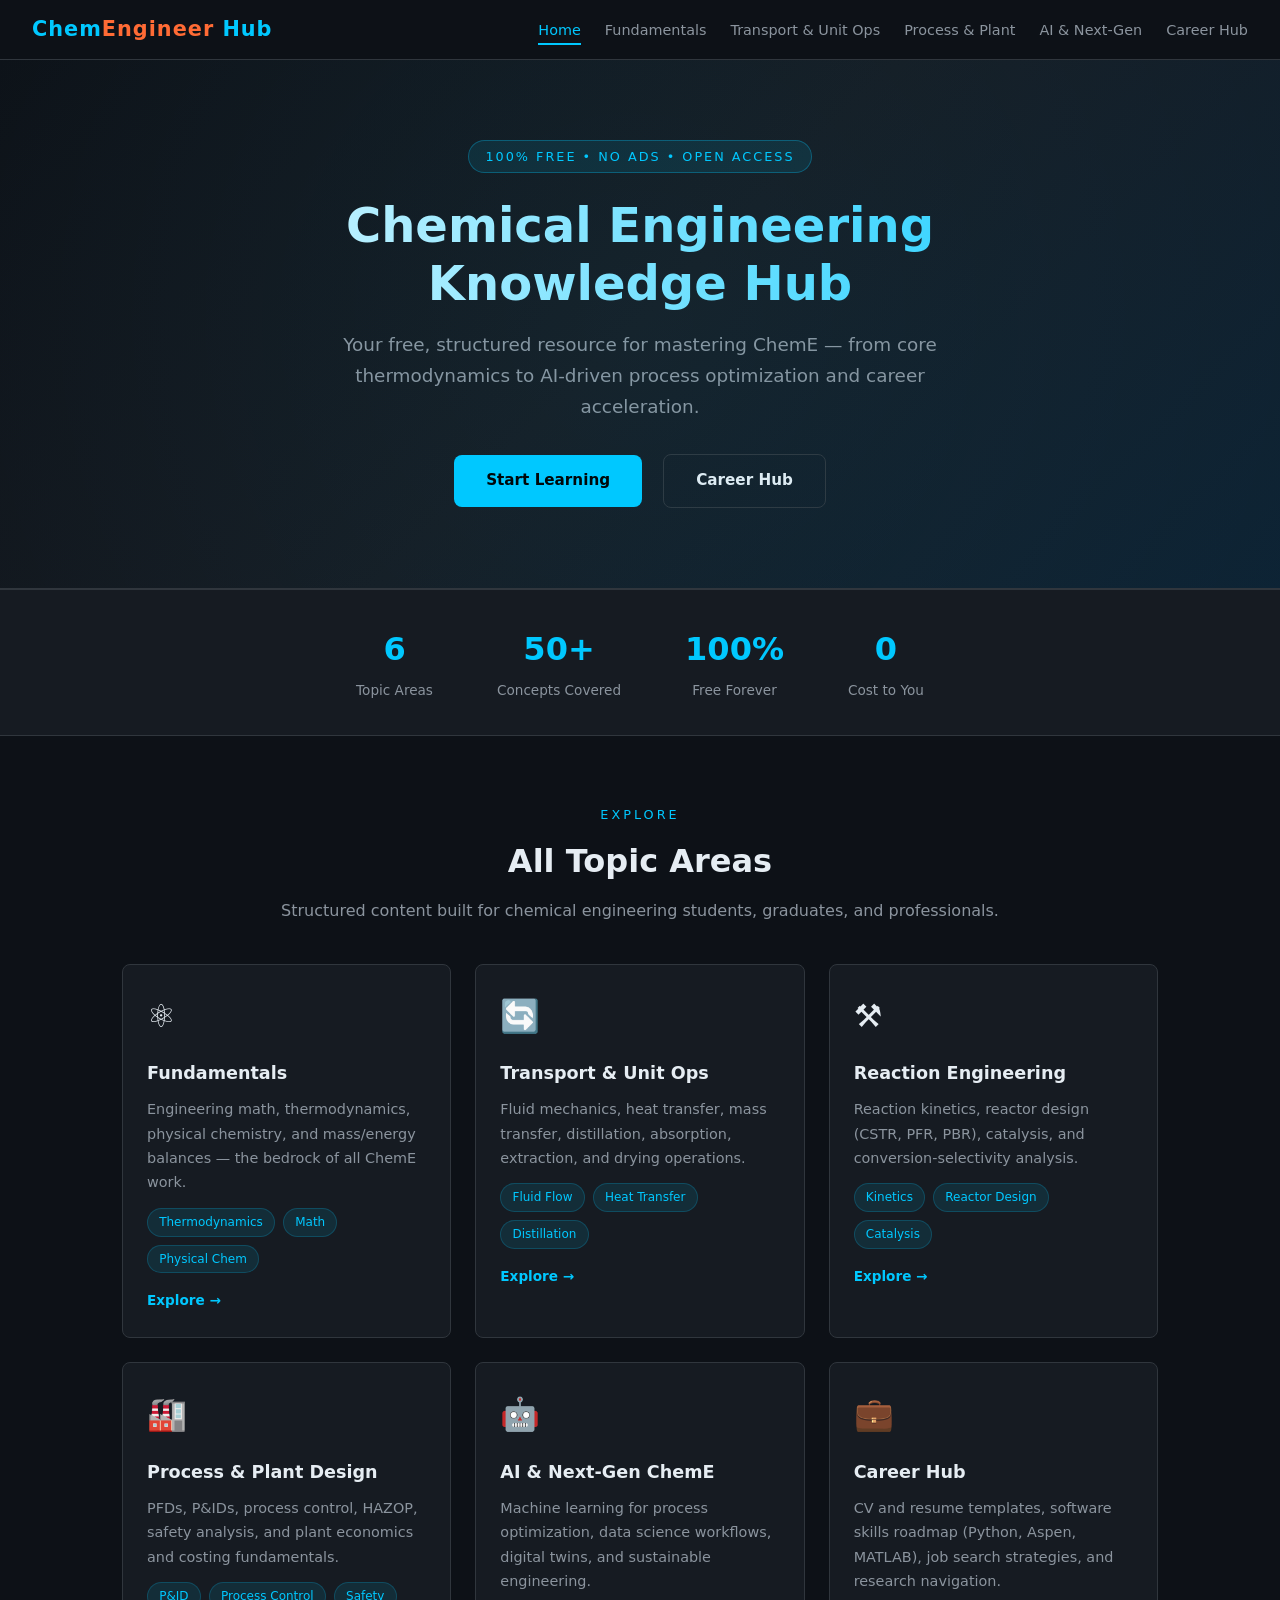
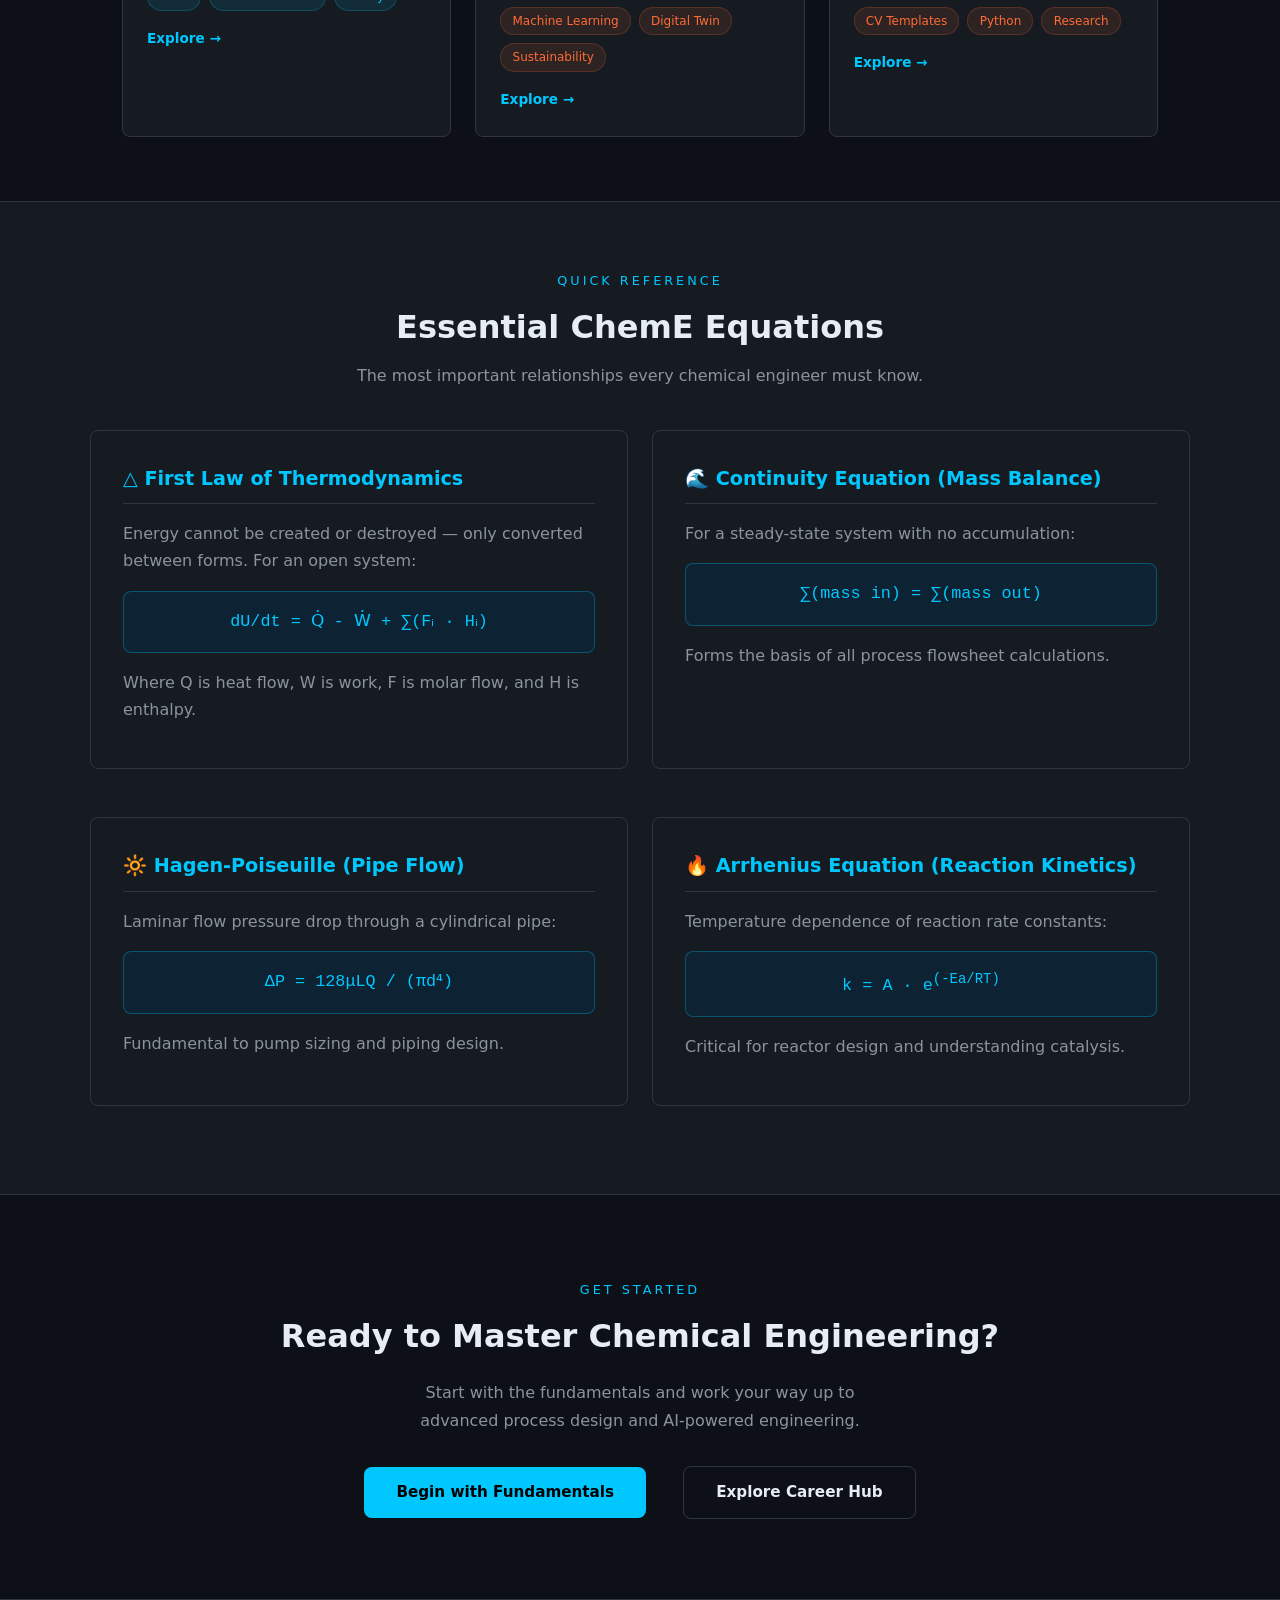
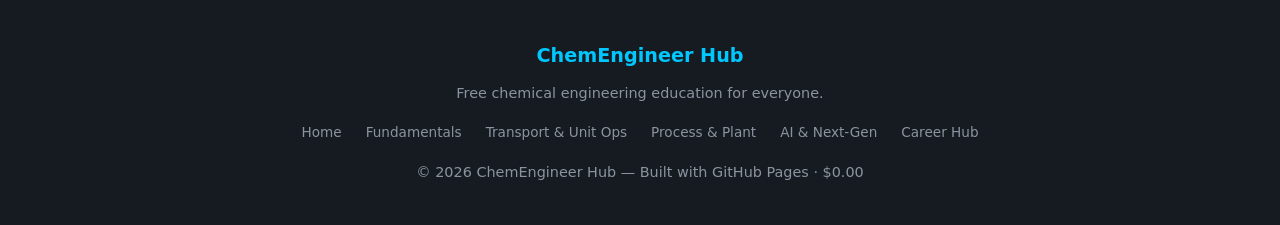
<file: index.html>
<!DOCTYPE html>
<html lang="en">
<head>
  <meta charset="UTF-8">
  <meta name="viewport" content="width=device-width, initial-scale=1.0">
  <title>ChemEngineer Hub | Chemical Engineering Knowledge</title>
  <meta name="description" content="Free chemical engineering resource covering thermodynamics, unit operations, process design, AI in ChemE, and career development.">
  <link rel="stylesheet" href="style.css">
</head>
<body>

<!-- NAV -->
<nav>
  <div class="nav-logo">Chem<span>Engineer</span> Hub</div>
  <ul class="nav-links">
    <li><a href="index.html" class="active">Home</a></li>
    <li><a href="fundamentals.html">Fundamentals</a></li>
    <li><a href="transport-unit-ops.html">Transport &amp; Unit Ops</a></li>
    <li><a href="process-plant.html">Process &amp; Plant</a></li>
    <li><a href="next-gen.html">AI &amp; Next-Gen</a></li>
    <li><a href="career-hub.html">Career Hub</a></li>
  </ul>
</nav>

<!-- HERO -->
<div class="hero">
  <div class="hero-badge">100% Free &bull; No Ads &bull; Open Access</div>
  <h1>Chemical Engineering<br>Knowledge Hub</h1>
  <p>Your free, structured resource for mastering ChemE — from core thermodynamics to AI-driven process optimization and career acceleration.</p>
  <a href="fundamentals.html" class="btn btn-primary">Start Learning</a>
  <a href="career-hub.html" class="btn btn-outline">Career Hub</a>
</div>

<!-- STATS BAR -->
<div class="stats-bar">
  <div>
    <span class="stat-num">6</span>
    <span class="stat-label">Topic Areas</span>
  </div>
  <div>
    <span class="stat-num">50+</span>
    <span class="stat-label">Concepts Covered</span>
  </div>
  <div>
    <span class="stat-num">100%</span>
    <span class="stat-label">Free Forever</span>
  </div>
  <div>
    <span class="stat-num">0</span>
    <span class="stat-label">Cost to You</span>
  </div>
</div>

<!-- EXPLORE TOPICS -->
<section>
  <div class="section-header">
    <span class="section-label">Explore</span>
    <h2>All Topic Areas</h2>
    <p>Structured content built for chemical engineering students, graduates, and professionals.</p>
  </div>
  <div class="grid-3">

    <div class="card">
      <span class="card-icon">&#9883;</span>
      <h3>Fundamentals</h3>
      <p>Engineering math, thermodynamics, physical chemistry, and mass/energy balances — the bedrock of all ChemE work.</p>
      <div class="tags">
        <span class="tag">Thermodynamics</span>
        <span class="tag">Math</span>
        <span class="tag">Physical Chem</span>
      </div>
      <a href="fundamentals.html" class="card-link">Explore &rarr;</a>
    </div>

    <div class="card">
      <span class="card-icon">&#128260;</span>
      <h3>Transport &amp; Unit Ops</h3>
      <p>Fluid mechanics, heat transfer, mass transfer, distillation, absorption, extraction, and drying operations.</p>
      <div class="tags">
        <span class="tag">Fluid Flow</span>
        <span class="tag">Heat Transfer</span>
        <span class="tag">Distillation</span>
      </div>
      <a href="transport-unit-ops.html" class="card-link">Explore &rarr;</a>
    </div>

    <div class="card">
      <span class="card-icon">&#9874;</span>
      <h3>Reaction Engineering</h3>
      <p>Reaction kinetics, reactor design (CSTR, PFR, PBR), catalysis, and conversion-selectivity analysis.</p>
      <div class="tags">
        <span class="tag">Kinetics</span>
        <span class="tag">Reactor Design</span>
        <span class="tag">Catalysis</span>
      </div>
      <a href="process-plant.html" class="card-link">Explore &rarr;</a>
    </div>

    <div class="card">
      <span class="card-icon">&#127981;</span>
      <h3>Process &amp; Plant Design</h3>
      <p>PFDs, P&amp;IDs, process control, HAZOP, safety analysis, and plant economics and costing fundamentals.</p>
      <div class="tags">
        <span class="tag">P&amp;ID</span>
        <span class="tag">Process Control</span>
        <span class="tag">Safety</span>
      </div>
      <a href="process-plant.html" class="card-link">Explore &rarr;</a>
    </div>

    <div class="card">
      <span class="card-icon">&#129302;</span>
      <h3>AI &amp; Next-Gen ChemE</h3>
      <p>Machine learning for process optimization, data science workflows, digital twins, and sustainable engineering.</p>
      <div class="tags">
        <span class="tag tag-orange">Machine Learning</span>
        <span class="tag tag-orange">Digital Twin</span>
        <span class="tag tag-orange">Sustainability</span>
      </div>
      <a href="next-gen.html" class="card-link">Explore &rarr;</a>
    </div>

    <div class="card">
      <span class="card-icon">&#128188;</span>
      <h3>Career Hub</h3>
      <p>CV and resume templates, software skills roadmap (Python, Aspen, MATLAB), job search strategies, and research navigation.</p>
      <div class="tags">
        <span class="tag tag-orange">CV Templates</span>
        <span class="tag tag-orange">Python</span>
        <span class="tag tag-orange">Research</span>
      </div>
      <a href="career-hub.html" class="card-link">Explore &rarr;</a>
    </div>

  </div>
</section>

<!-- FEATURED CONCEPTS -->
<div style="background: var(--bg-card); border-top: 1px solid var(--border); border-bottom: 1px solid var(--border); padding: 4rem 2rem;">
  <section style="padding: 0;">
    <div class="section-header">
      <span class="section-label">Quick Reference</span>
      <h2>Essential ChemE Equations</h2>
      <p>The most important relationships every chemical engineer must know.</p>
    </div>
    <div class="grid-2">

      <div class="content-block">
        <h3>&#9651; First Law of Thermodynamics</h3>
        <p>Energy cannot be created or destroyed — only converted between forms. For an open system:</p>
        <div class="formula-box">dU/dt = Q&#775; - W&#775; + &sum;(F&#7522; &middot; H&#7522;)</div>
        <p>Where Q is heat flow, W is work, F is molar flow, and H is enthalpy.</p>
      </div>

      <div class="content-block">
        <h3>&#127754; Continuity Equation (Mass Balance)</h3>
        <p>For a steady-state system with no accumulation:</p>
        <div class="formula-box">&sum;(mass in) = &sum;(mass out)</div>
        <p>Forms the basis of all process flowsheet calculations.</p>
      </div>

      <div class="content-block">
        <h3>&#128262; Hagen-Poiseuille (Pipe Flow)</h3>
        <p>Laminar flow pressure drop through a cylindrical pipe:</p>
        <div class="formula-box">&Delta;P = 128&mu;LQ / (&pi;d&#8308;)</div>
        <p>Fundamental to pump sizing and piping design.</p>
      </div>

      <div class="content-block">
        <h3>&#128293; Arrhenius Equation (Reaction Kinetics)</h3>
        <p>Temperature dependence of reaction rate constants:</p>
        <div class="formula-box">k = A &middot; e<sup>(-Ea/RT)</sup></div>
        <p>Critical for reactor design and understanding catalysis.</p>
      </div>

    </div>
  </section>
</div>

<!-- CTA -->
<section style="text-align: center; padding: 5rem 2rem;">
  <span class="section-label">Get Started</span>
  <h2 style="font-size: 2rem; margin-bottom: 1rem;">Ready to Master Chemical Engineering?</h2>
  <p style="color: var(--text-muted); margin-bottom: 2rem; max-width: 500px; margin-left: auto; margin-right: auto;">Start with the fundamentals and work your way up to advanced process design and AI-powered engineering.</p>
  <a href="fundamentals.html" class="btn btn-primary">Begin with Fundamentals</a>
  <a href="career-hub.html" class="btn btn-outline" style="margin-left: 1rem;">Explore Career Hub</a>
</section>

<!-- FOOTER -->
<footer>
  <div class="footer-logo">ChemEngineer Hub</div>
  <p>Free chemical engineering education for everyone.</p>
  <div class="footer-links">
    <a href="index.html">Home</a>
    <a href="fundamentals.html">Fundamentals</a>
    <a href="transport-unit-ops.html">Transport &amp; Unit Ops</a>
    <a href="process-plant.html">Process &amp; Plant</a>
    <a href="next-gen.html">AI &amp; Next-Gen</a>
    <a href="career-hub.html">Career Hub</a>
  </div>
  <p style="margin-top: 1rem;">&copy; 2026 ChemEngineer Hub &mdash; Built with GitHub Pages &middot; $0.00</p>
</footer>

</body>
</html>
</file>
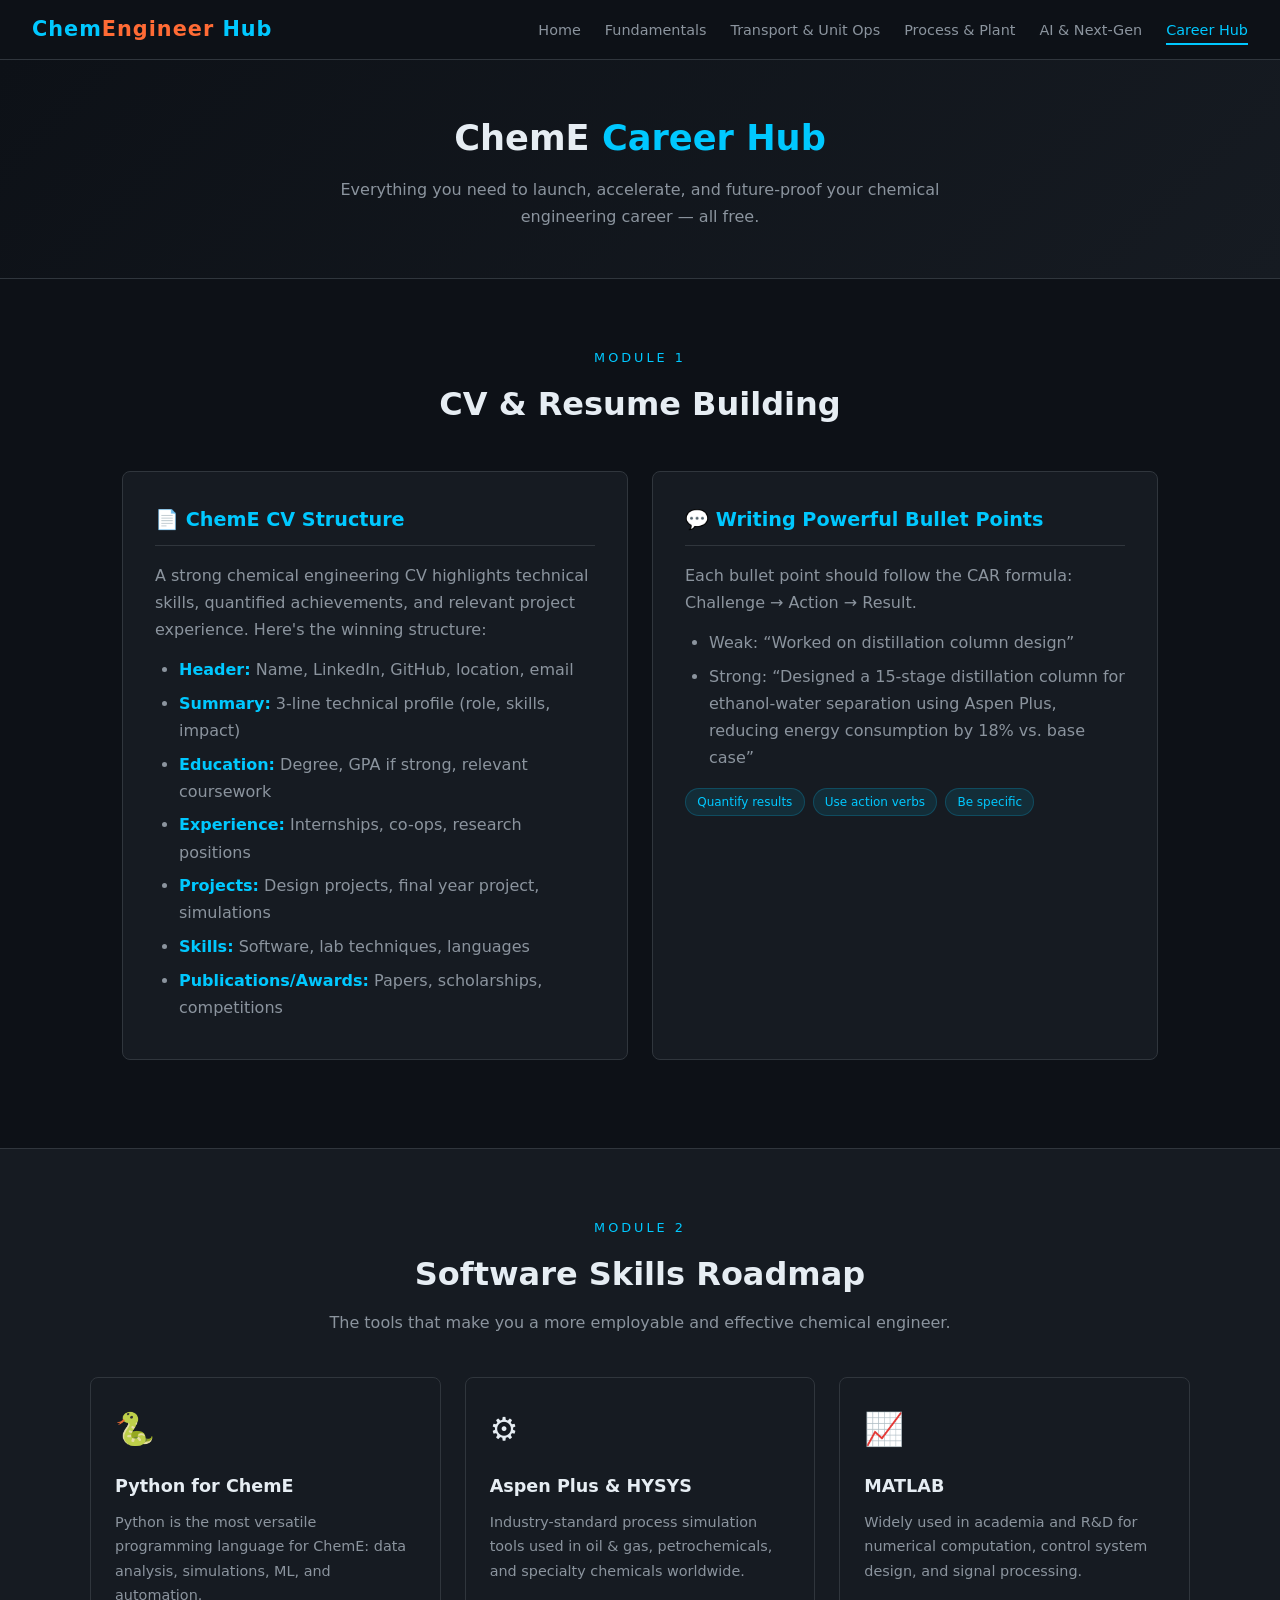
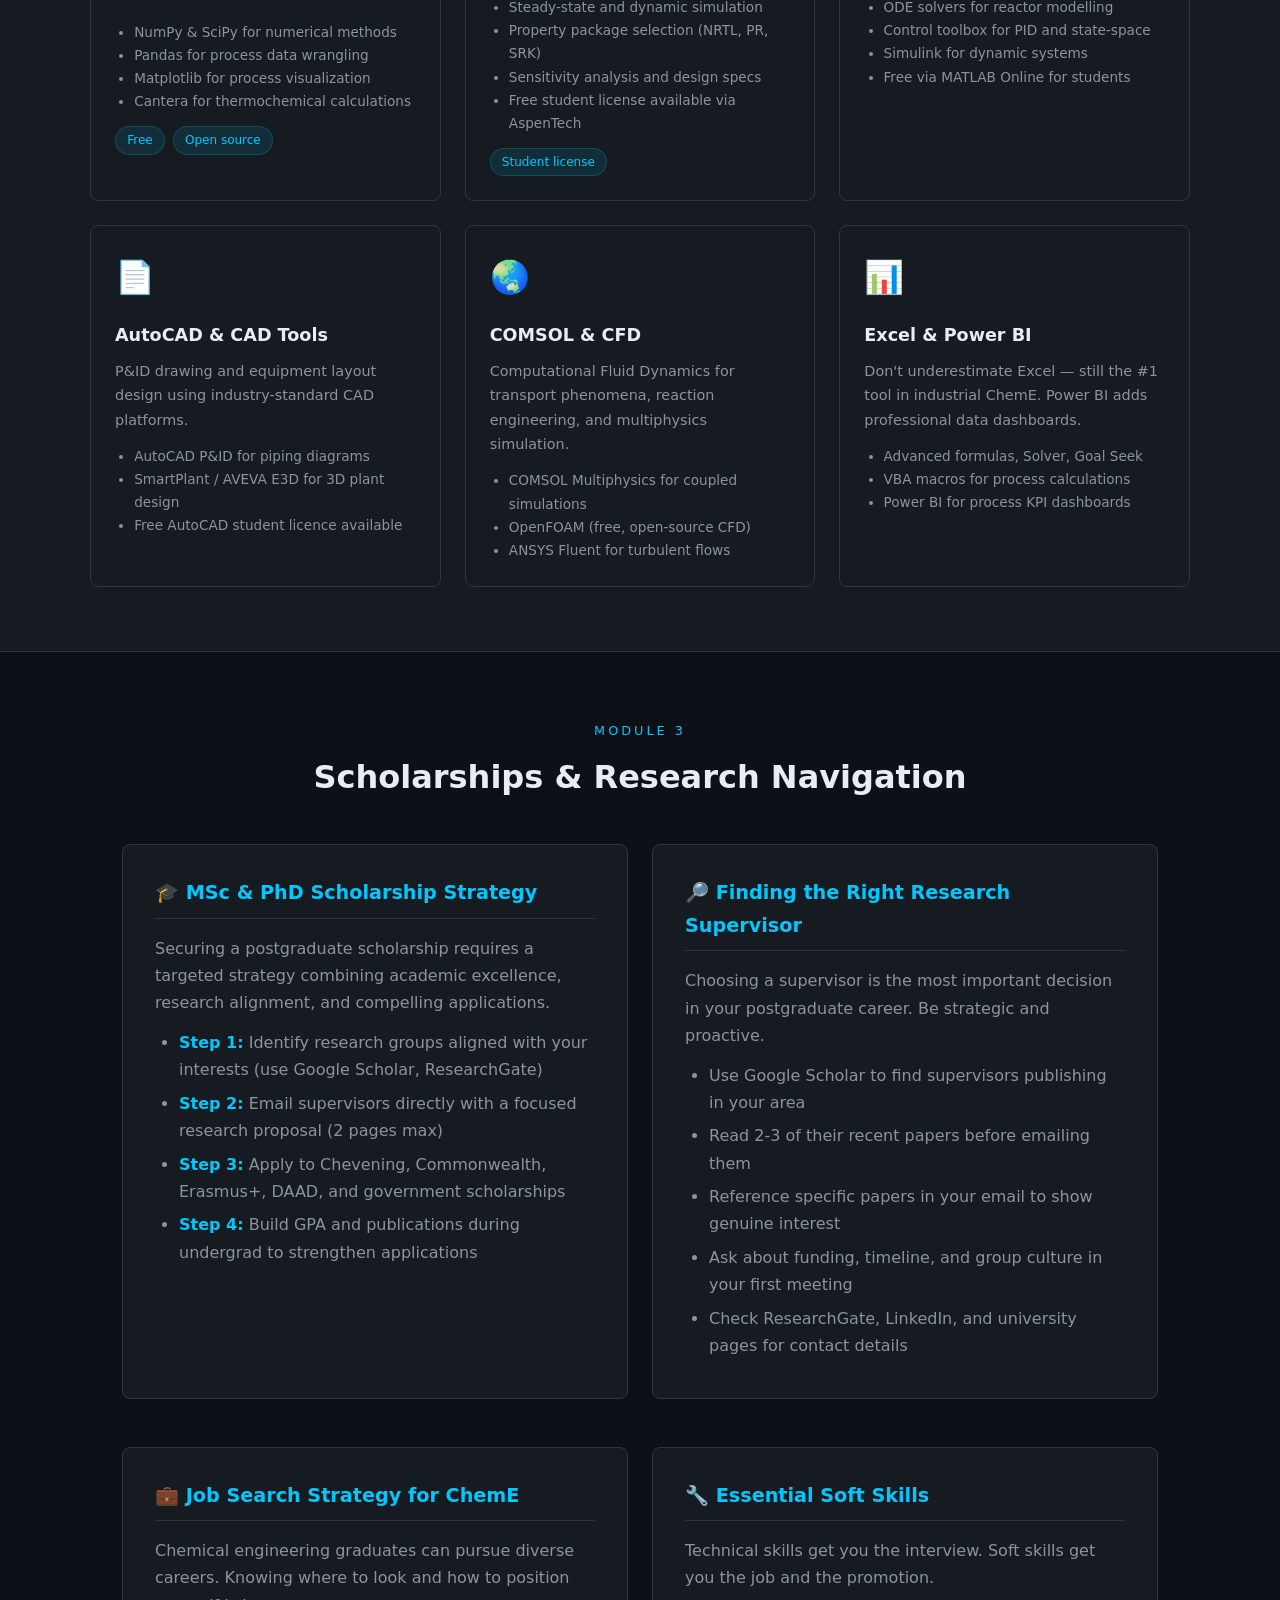
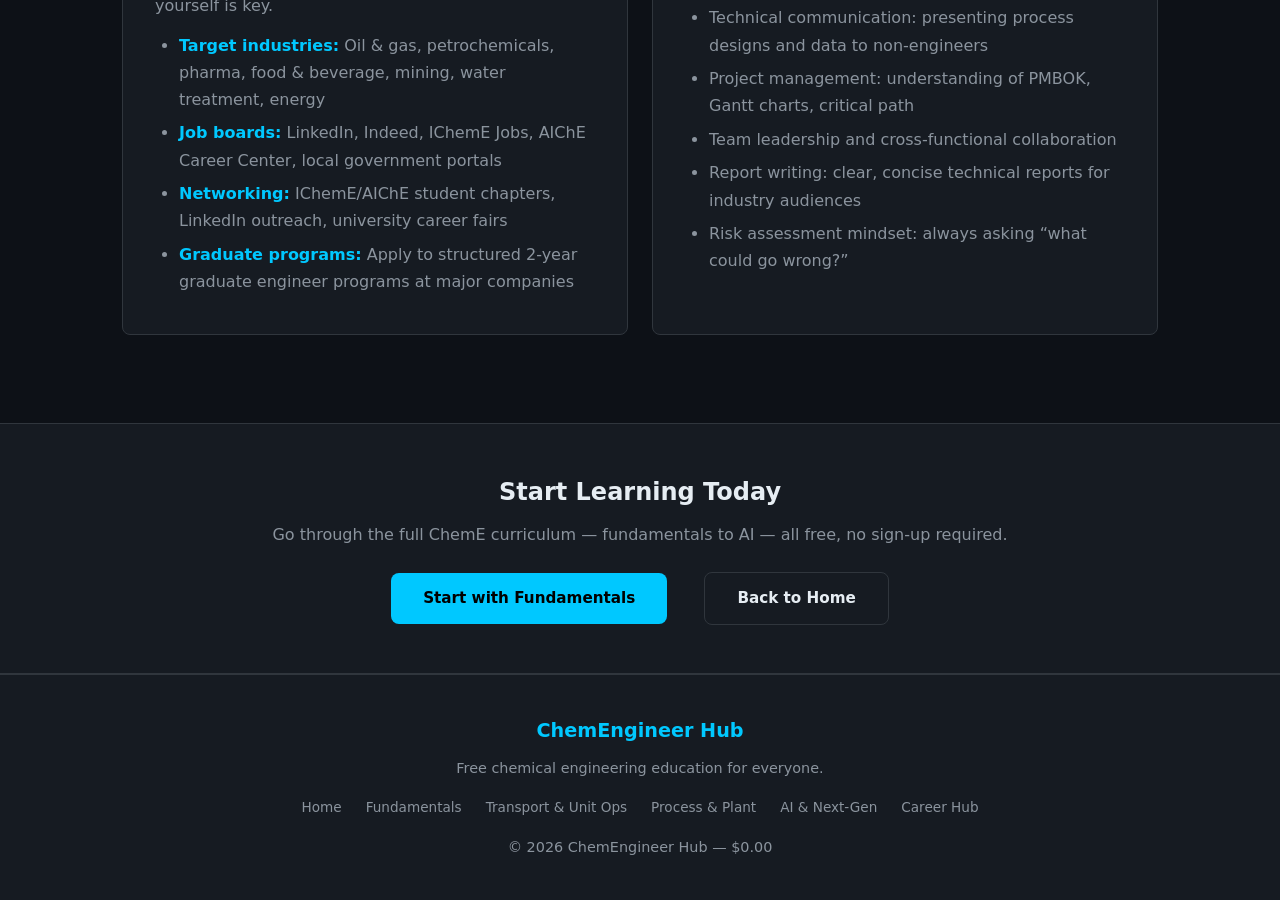
<file: career-hub.html>
<!DOCTYPE html>
<html lang="en">
<head>
  <meta charset="UTF-8">
  <meta name="viewport" content="width=device-width, initial-scale=1.0">
  <title>Career Hub | ChemEngineer Hub</title>
  <meta name="description" content="CV templates, software skills (Python, Aspen, MATLAB), job search strategies, scholarships, and research navigation for chemical engineers.">
  <link rel="stylesheet" href="style.css">
</head>
<body>

<nav>
  <div class="nav-logo">Chem<span>Engineer</span> Hub</div>
  <ul class="nav-links">
    <li><a href="index.html">Home</a></li>
    <li><a href="fundamentals.html">Fundamentals</a></li>
    <li><a href="transport-unit-ops.html">Transport &amp; Unit Ops</a></li>
    <li><a href="process-plant.html">Process &amp; Plant</a></li>
    <li><a href="next-gen.html">AI &amp; Next-Gen</a></li>
    <li><a href="career-hub.html" class="active">Career Hub</a></li>
  </ul>
</nav>

<div class="page-header">
  <h1>ChemE <span>Career Hub</span></h1>
  <p>Everything you need to launch, accelerate, and future-proof your chemical engineering career — all free.</p>
</div>

<section>
  <div class="section-header">
    <span class="section-label">Module 1</span>
    <h2>CV &amp; Resume Building</h2>
  </div>
  <div class="grid-2">
    <div class="content-block">
      <h3>&#128196; ChemE CV Structure</h3>
      <p>A strong chemical engineering CV highlights technical skills, quantified achievements, and relevant project experience. Here's the winning structure:</p>
      <ul>
        <li><strong style="color: var(--accent)">Header:</strong> Name, LinkedIn, GitHub, location, email</li>
        <li><strong style="color: var(--accent)">Summary:</strong> 3-line technical profile (role, skills, impact)</li>
        <li><strong style="color: var(--accent)">Education:</strong> Degree, GPA if strong, relevant coursework</li>
        <li><strong style="color: var(--accent)">Experience:</strong> Internships, co-ops, research positions</li>
        <li><strong style="color: var(--accent)">Projects:</strong> Design projects, final year project, simulations</li>
        <li><strong style="color: var(--accent)">Skills:</strong> Software, lab techniques, languages</li>
        <li><strong style="color: var(--accent)">Publications/Awards:</strong> Papers, scholarships, competitions</li>
      </ul>
    </div>
    <div class="content-block">
      <h3>&#128172; Writing Powerful Bullet Points</h3>
      <p>Each bullet point should follow the CAR formula: Challenge &rarr; Action &rarr; Result.</p>
      <ul>
        <li>Weak: &ldquo;Worked on distillation column design&rdquo;</li>
        <li>Strong: &ldquo;Designed a 15-stage distillation column for ethanol-water separation using Aspen Plus, reducing energy consumption by 18% vs. base case&rdquo;</li>
      </ul>
      <div class="tags" style="margin-top: 1rem;">
        <span class="tag">Quantify results</span>
        <span class="tag">Use action verbs</span>
        <span class="tag">Be specific</span>
      </div>
    </div>
  </div>
</section>

<div style="background: var(--bg-card); border-top: 1px solid var(--border); border-bottom: 1px solid var(--border); padding: 4rem 2rem;">
<section style="padding: 0;">
  <div class="section-header">
    <span class="section-label">Module 2</span>
    <h2>Software Skills Roadmap</h2>
    <p>The tools that make you a more employable and effective chemical engineer.</p>
  </div>
  <div class="grid-3">
    <div class="card">
      <span class="card-icon">&#128013;</span>
      <h3>Python for ChemE</h3>
      <p>Python is the most versatile programming language for ChemE: data analysis, simulations, ML, and automation.</p>
      <ul style="margin-top: 0.8rem; padding-left: 1.2rem; color: var(--text-muted); font-size: 0.85rem;">
        <li>NumPy &amp; SciPy for numerical methods</li>
        <li>Pandas for process data wrangling</li>
        <li>Matplotlib for process visualization</li>
        <li>Cantera for thermochemical calculations</li>
      </ul>
      <div class="tags" style="margin-top: 0.8rem;">
        <span class="tag">Free</span>
        <span class="tag">Open source</span>
      </div>
    </div>
    <div class="card">
      <span class="card-icon">&#9881;</span>
      <h3>Aspen Plus &amp; HYSYS</h3>
      <p>Industry-standard process simulation tools used in oil &amp; gas, petrochemicals, and specialty chemicals worldwide.</p>
      <ul style="margin-top: 0.8rem; padding-left: 1.2rem; color: var(--text-muted); font-size: 0.85rem;">
        <li>Steady-state and dynamic simulation</li>
        <li>Property package selection (NRTL, PR, SRK)</li>
        <li>Sensitivity analysis and design specs</li>
        <li>Free student license available via AspenTech</li>
      </ul>
      <div class="tags" style="margin-top: 0.8rem;">
        <span class="tag">Student license</span>
      </div>
    </div>
    <div class="card">
      <span class="card-icon">&#128200;</span>
      <h3>MATLAB</h3>
      <p>Widely used in academia and R&amp;D for numerical computation, control system design, and signal processing.</p>
      <ul style="margin-top: 0.8rem; padding-left: 1.2rem; color: var(--text-muted); font-size: 0.85rem;">
        <li>ODE solvers for reactor modelling</li>
        <li>Control toolbox for PID and state-space</li>
        <li>Simulink for dynamic systems</li>
        <li>Free via MATLAB Online for students</li>
      </ul>
    </div>
    <div class="card">
      <span class="card-icon">&#128196;</span>
      <h3>AutoCAD &amp; CAD Tools</h3>
      <p>P&amp;ID drawing and equipment layout design using industry-standard CAD platforms.</p>
      <ul style="margin-top: 0.8rem; padding-left: 1.2rem; color: var(--text-muted); font-size: 0.85rem;">
        <li>AutoCAD P&amp;ID for piping diagrams</li>
        <li>SmartPlant / AVEVA E3D for 3D plant design</li>
        <li>Free AutoCAD student licence available</li>
      </ul>
    </div>
    <div class="card">
      <span class="card-icon">&#127759;</span>
      <h3>COMSOL &amp; CFD</h3>
      <p>Computational Fluid Dynamics for transport phenomena, reaction engineering, and multiphysics simulation.</p>
      <ul style="margin-top: 0.8rem; padding-left: 1.2rem; color: var(--text-muted); font-size: 0.85rem;">
        <li>COMSOL Multiphysics for coupled simulations</li>
        <li>OpenFOAM (free, open-source CFD)</li>
        <li>ANSYS Fluent for turbulent flows</li>
      </ul>
    </div>
    <div class="card">
      <span class="card-icon">&#128202;</span>
      <h3>Excel &amp; Power BI</h3>
      <p>Don't underestimate Excel — still the #1 tool in industrial ChemE. Power BI adds professional data dashboards.</p>
      <ul style="margin-top: 0.8rem; padding-left: 1.2rem; color: var(--text-muted); font-size: 0.85rem;">
        <li>Advanced formulas, Solver, Goal Seek</li>
        <li>VBA macros for process calculations</li>
        <li>Power BI for process KPI dashboards</li>
      </ul>
    </div>
  </div>
</section>
</div>

<section>
  <div class="section-header">
    <span class="section-label">Module 3</span>
    <h2>Scholarships &amp; Research Navigation</h2>
  </div>
  <div class="grid-2">
    <div class="content-block">
      <h3>&#127891; MSc &amp; PhD Scholarship Strategy</h3>
      <p>Securing a postgraduate scholarship requires a targeted strategy combining academic excellence, research alignment, and compelling applications.</p>
      <ul>
        <li><strong style="color: var(--accent)">Step 1:</strong> Identify research groups aligned with your interests (use Google Scholar, ResearchGate)</li>
        <li><strong style="color: var(--accent)">Step 2:</strong> Email supervisors directly with a focused research proposal (2 pages max)</li>
        <li><strong style="color: var(--accent)">Step 3:</strong> Apply to Chevening, Commonwealth, Erasmus+, DAAD, and government scholarships</li>
        <li><strong style="color: var(--accent)">Step 4:</strong> Build GPA and publications during undergrad to strengthen applications</li>
      </ul>
    </div>
    <div class="content-block">
      <h3>&#128270; Finding the Right Research Supervisor</h3>
      <p>Choosing a supervisor is the most important decision in your postgraduate career. Be strategic and proactive.</p>
      <ul>
        <li>Use Google Scholar to find supervisors publishing in your area</li>
        <li>Read 2-3 of their recent papers before emailing them</li>
        <li>Reference specific papers in your email to show genuine interest</li>
        <li>Ask about funding, timeline, and group culture in your first meeting</li>
        <li>Check ResearchGate, LinkedIn, and university pages for contact details</li>
      </ul>
    </div>
    <div class="content-block">
      <h3>&#128188; Job Search Strategy for ChemE</h3>
      <p>Chemical engineering graduates can pursue diverse careers. Knowing where to look and how to position yourself is key.</p>
      <ul>
        <li><strong style="color: var(--accent)">Target industries:</strong> Oil &amp; gas, petrochemicals, pharma, food &amp; beverage, mining, water treatment, energy</li>
        <li><strong style="color: var(--accent)">Job boards:</strong> LinkedIn, Indeed, IChemE Jobs, AIChE Career Center, local government portals</li>
        <li><strong style="color: var(--accent)">Networking:</strong> IChemE/AIChE student chapters, LinkedIn outreach, university career fairs</li>
        <li><strong style="color: var(--accent)">Graduate programs:</strong> Apply to structured 2-year graduate engineer programs at major companies</li>
      </ul>
    </div>
    <div class="content-block">
      <h3>&#128295; Essential Soft Skills</h3>
      <p>Technical skills get you the interview. Soft skills get you the job and the promotion.</p>
      <ul>
        <li>Technical communication: presenting process designs and data to non-engineers</li>
        <li>Project management: understanding of PMBOK, Gantt charts, critical path</li>
        <li>Team leadership and cross-functional collaboration</li>
        <li>Report writing: clear, concise technical reports for industry audiences</li>
        <li>Risk assessment mindset: always asking &ldquo;what could go wrong?&rdquo;</li>
      </ul>
    </div>
  </div>
</section>

<div style="background: var(--bg-card); border-top: 1px solid var(--border); border-bottom: 1px solid var(--border); padding: 3rem 2rem; text-align: center;">
  <h2 style="margin-bottom: 0.5rem; color: var(--text);">Start Learning Today</h2>
  <p style="color: var(--text-muted); margin-bottom: 1.5rem;">Go through the full ChemE curriculum — fundamentals to AI — all free, no sign-up required.</p>
  <a href="fundamentals.html" class="btn btn-primary">Start with Fundamentals</a>
  <a href="index.html" class="btn btn-outline" style="margin-left: 1rem;">Back to Home</a>
</div>

<footer>
  <div class="footer-logo">ChemEngineer Hub</div>
  <p>Free chemical engineering education for everyone.</p>
  <div class="footer-links">
    <a href="index.html">Home</a>
    <a href="fundamentals.html">Fundamentals</a>
    <a href="transport-unit-ops.html">Transport &amp; Unit Ops</a>
    <a href="process-plant.html">Process &amp; Plant</a>
    <a href="next-gen.html">AI &amp; Next-Gen</a>
    <a href="career-hub.html">Career Hub</a>
  </div>
  <p style="margin-top: 1rem;">&copy; 2026 ChemEngineer Hub &mdash; $0.00</p>
</footer>

</body>
</html>
</file>
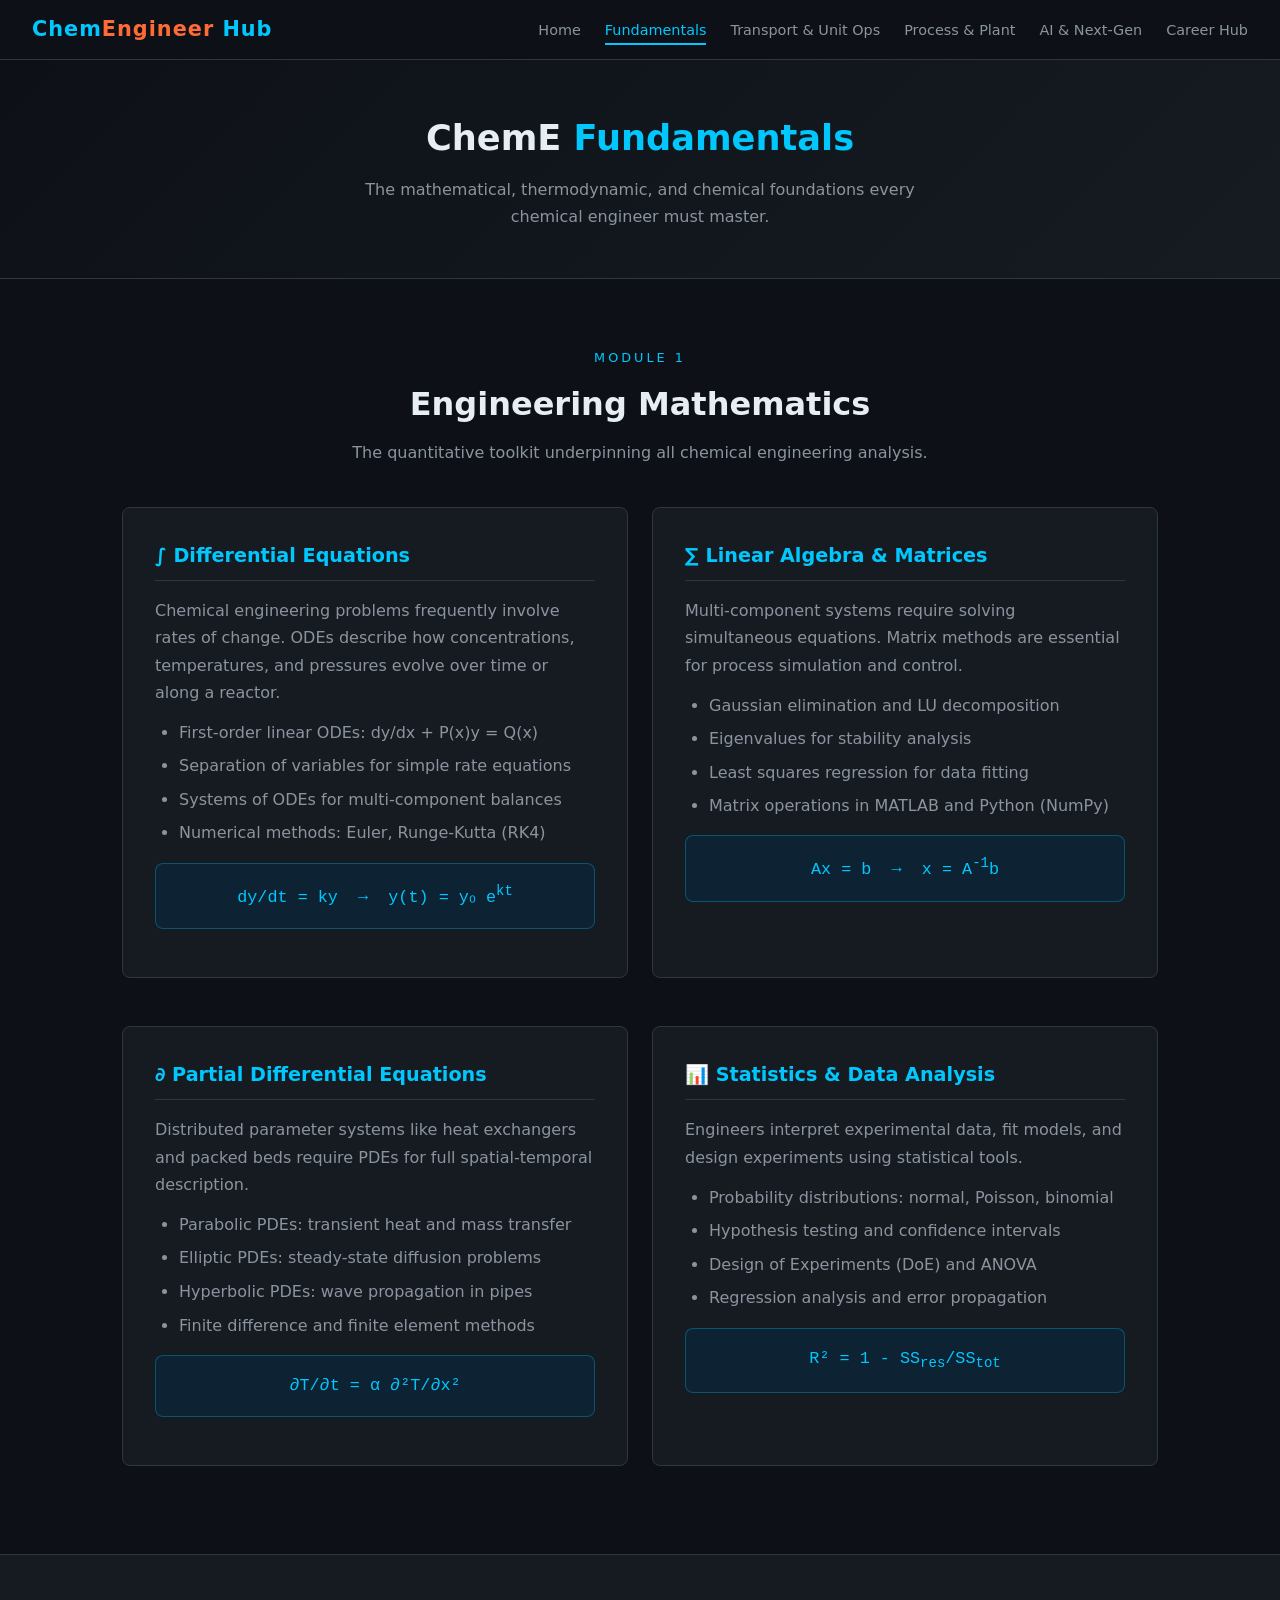
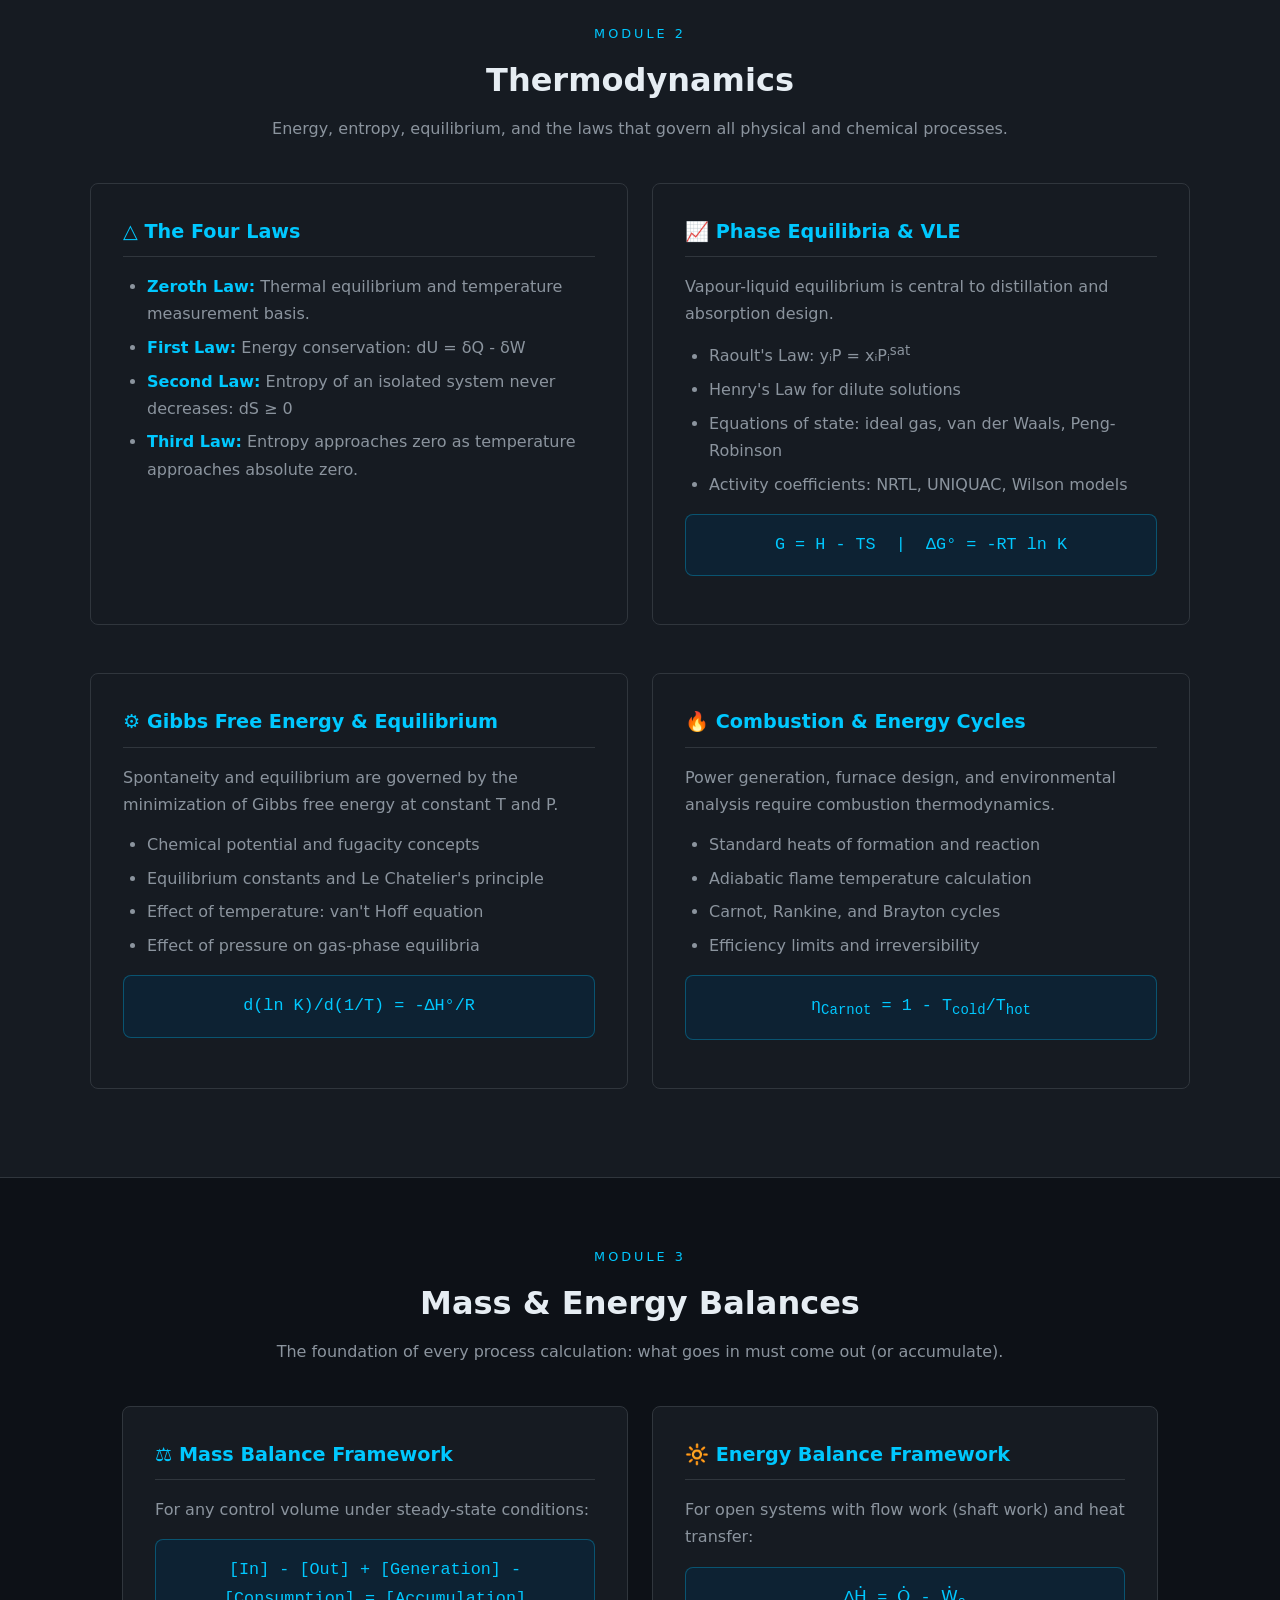
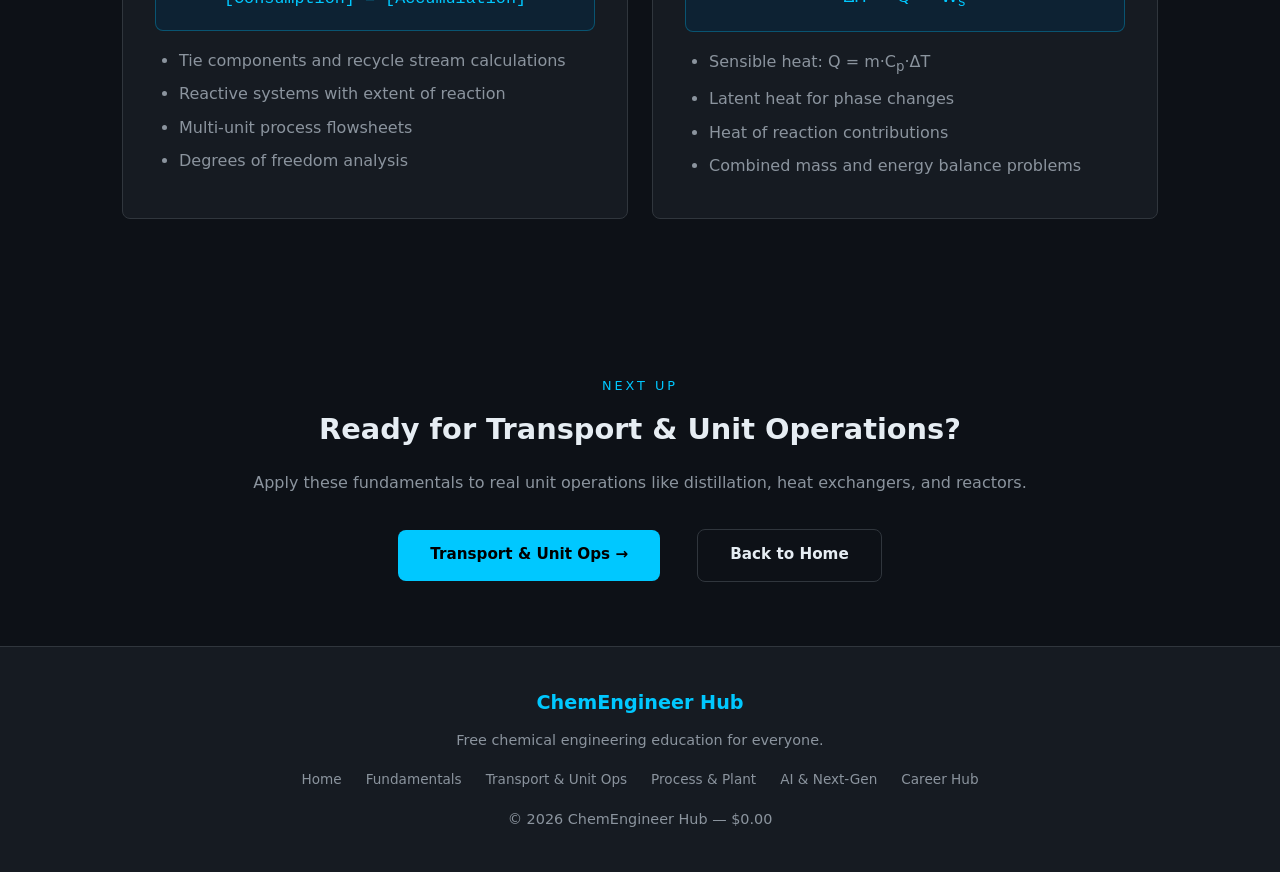
<file: fundamentals.html>
<!DOCTYPE html>
<html lang="en">
<head>
  <meta charset="UTF-8">
  <meta name="viewport" content="width=device-width, initial-scale=1.0">
  <title>Fundamentals | ChemEngineer Hub</title>
  <meta name="description" content="Core chemical engineering fundamentals: engineering math, thermodynamics, physical chemistry, and mass/energy balances.">
  <link rel="stylesheet" href="style.css">
</head>
<body>

<nav>
  <div class="nav-logo">Chem<span>Engineer</span> Hub</div>
  <ul class="nav-links">
    <li><a href="index.html">Home</a></li>
    <li><a href="fundamentals.html" class="active">Fundamentals</a></li>
    <li><a href="transport-unit-ops.html">Transport &amp; Unit Ops</a></li>
    <li><a href="process-plant.html">Process &amp; Plant</a></li>
    <li><a href="next-gen.html">AI &amp; Next-Gen</a></li>
    <li><a href="career-hub.html">Career Hub</a></li>
  </ul>
</nav>

<div class="page-header">
  <h1>ChemE <span>Fundamentals</span></h1>
  <p>The mathematical, thermodynamic, and chemical foundations every chemical engineer must master.</p>
</div>

<section>
  <div class="section-header">
    <span class="section-label">Module 1</span>
    <h2>Engineering Mathematics</h2>
    <p>The quantitative toolkit underpinning all chemical engineering analysis.</p>
  </div>
  <div class="grid-2">
    <div class="content-block">
      <h3>&#8747; Differential Equations</h3>
      <p>Chemical engineering problems frequently involve rates of change. ODEs describe how concentrations, temperatures, and pressures evolve over time or along a reactor.</p>
      <ul>
        <li>First-order linear ODEs: dy/dx + P(x)y = Q(x)</li>
        <li>Separation of variables for simple rate equations</li>
        <li>Systems of ODEs for multi-component balances</li>
        <li>Numerical methods: Euler, Runge-Kutta (RK4)</li>
      </ul>
      <div class="formula-box">dy/dt = ky &nbsp;&rarr;&nbsp; y(t) = y&#8320; e<sup>kt</sup></div>
    </div>
    <div class="content-block">
      <h3>&#8721; Linear Algebra &amp; Matrices</h3>
      <p>Multi-component systems require solving simultaneous equations. Matrix methods are essential for process simulation and control.</p>
      <ul>
        <li>Gaussian elimination and LU decomposition</li>
        <li>Eigenvalues for stability analysis</li>
        <li>Least squares regression for data fitting</li>
        <li>Matrix operations in MATLAB and Python (NumPy)</li>
      </ul>
      <div class="formula-box">Ax = b &nbsp;&rarr;&nbsp; x = A<sup>-1</sup>b</div>
    </div>
    <div class="content-block">
      <h3>&#8706; Partial Differential Equations</h3>
      <p>Distributed parameter systems like heat exchangers and packed beds require PDEs for full spatial-temporal description.</p>
      <ul>
        <li>Parabolic PDEs: transient heat and mass transfer</li>
        <li>Elliptic PDEs: steady-state diffusion problems</li>
        <li>Hyperbolic PDEs: wave propagation in pipes</li>
        <li>Finite difference and finite element methods</li>
      </ul>
      <div class="formula-box">&part;T/&part;t = &alpha; &part;&sup2;T/&part;x&sup2;</div>
    </div>
    <div class="content-block">
      <h3>&#128202; Statistics &amp; Data Analysis</h3>
      <p>Engineers interpret experimental data, fit models, and design experiments using statistical tools.</p>
      <ul>
        <li>Probability distributions: normal, Poisson, binomial</li>
        <li>Hypothesis testing and confidence intervals</li>
        <li>Design of Experiments (DoE) and ANOVA</li>
        <li>Regression analysis and error propagation</li>
      </ul>
      <div class="formula-box">R&sup2; = 1 - SS<sub>res</sub>/SS<sub>tot</sub></div>
    </div>
  </div>
</section>

<div style="background: var(--bg-card); border-top: 1px solid var(--border); border-bottom: 1px solid var(--border); padding: 4rem 2rem;">
<section style="padding: 0;">
  <div class="section-header">
    <span class="section-label">Module 2</span>
    <h2>Thermodynamics</h2>
    <p>Energy, entropy, equilibrium, and the laws that govern all physical and chemical processes.</p>
  </div>
  <div class="grid-2">
    <div class="content-block">
      <h3>&#9651; The Four Laws</h3>
      <ul>
        <li><strong style="color: var(--accent)">Zeroth Law:</strong> Thermal equilibrium and temperature measurement basis.</li>
        <li><strong style="color: var(--accent)">First Law:</strong> Energy conservation: dU = &delta;Q - &delta;W</li>
        <li><strong style="color: var(--accent)">Second Law:</strong> Entropy of an isolated system never decreases: dS &ge; 0</li>
        <li><strong style="color: var(--accent)">Third Law:</strong> Entropy approaches zero as temperature approaches absolute zero.</li>
      </ul>
    </div>
    <div class="content-block">
      <h3>&#128200; Phase Equilibria &amp; VLE</h3>
      <p>Vapour-liquid equilibrium is central to distillation and absorption design.</p>
      <ul>
        <li>Raoult's Law: y&#7522;P = x&#7522;P&#7522;<sup>sat</sup></li>
        <li>Henry's Law for dilute solutions</li>
        <li>Equations of state: ideal gas, van der Waals, Peng-Robinson</li>
        <li>Activity coefficients: NRTL, UNIQUAC, Wilson models</li>
      </ul>
      <div class="formula-box">G = H - TS &nbsp;|&nbsp; &Delta;G&deg; = -RT ln K</div>
    </div>
    <div class="content-block">
      <h3>&#9881; Gibbs Free Energy &amp; Equilibrium</h3>
      <p>Spontaneity and equilibrium are governed by the minimization of Gibbs free energy at constant T and P.</p>
      <ul>
        <li>Chemical potential and fugacity concepts</li>
        <li>Equilibrium constants and Le Chatelier's principle</li>
        <li>Effect of temperature: van't Hoff equation</li>
        <li>Effect of pressure on gas-phase equilibria</li>
      </ul>
      <div class="formula-box">d(ln K)/d(1/T) = -&Delta;H&deg;/R</div>
    </div>
    <div class="content-block">
      <h3>&#128293; Combustion &amp; Energy Cycles</h3>
      <p>Power generation, furnace design, and environmental analysis require combustion thermodynamics.</p>
      <ul>
        <li>Standard heats of formation and reaction</li>
        <li>Adiabatic flame temperature calculation</li>
        <li>Carnot, Rankine, and Brayton cycles</li>
        <li>Efficiency limits and irreversibility</li>
      </ul>
      <div class="formula-box">&eta;<sub>Carnot</sub> = 1 - T<sub>cold</sub>/T<sub>hot</sub></div>
    </div>
  </div>
</section>
</div>

<section>
  <div class="section-header">
    <span class="section-label">Module 3</span>
    <h2>Mass &amp; Energy Balances</h2>
    <p>The foundation of every process calculation: what goes in must come out (or accumulate).</p>
  </div>
  <div class="grid-2">
    <div class="content-block">
      <h3>&#9878; Mass Balance Framework</h3>
      <p>For any control volume under steady-state conditions:</p>
      <div class="formula-box">[In] - [Out] + [Generation] - [Consumption] = [Accumulation]</div>
      <ul style="margin-top: 1rem;">
        <li>Tie components and recycle stream calculations</li>
        <li>Reactive systems with extent of reaction</li>
        <li>Multi-unit process flowsheets</li>
        <li>Degrees of freedom analysis</li>
      </ul>
    </div>
    <div class="content-block">
      <h3>&#128262; Energy Balance Framework</h3>
      <p>For open systems with flow work (shaft work) and heat transfer:</p>
      <div class="formula-box">&Delta;H&#775; = Q&#775; - W&#775;<sub>s</sub></div>
      <ul style="margin-top: 1rem;">
        <li>Sensible heat: Q = m&middot;C<sub>p</sub>&middot;&Delta;T</li>
        <li>Latent heat for phase changes</li>
        <li>Heat of reaction contributions</li>
        <li>Combined mass and energy balance problems</li>
      </ul>
    </div>
  </div>
</section>

<section style="text-align: center; padding-bottom: 4rem;">
  <span class="section-label">Next Up</span>
  <h2 style="font-size: 1.8rem; margin-bottom: 1rem;">Ready for Transport &amp; Unit Operations?</h2>
  <p style="color: var(--text-muted); margin-bottom: 2rem;">Apply these fundamentals to real unit operations like distillation, heat exchangers, and reactors.</p>
  <a href="transport-unit-ops.html" class="btn btn-primary">Transport &amp; Unit Ops &rarr;</a>
  <a href="index.html" class="btn btn-outline" style="margin-left: 1rem;">Back to Home</a>
</section>

<footer>
  <div class="footer-logo">ChemEngineer Hub</div>
  <p>Free chemical engineering education for everyone.</p>
  <div class="footer-links">
    <a href="index.html">Home</a>
    <a href="fundamentals.html">Fundamentals</a>
    <a href="transport-unit-ops.html">Transport &amp; Unit Ops</a>
    <a href="process-plant.html">Process &amp; Plant</a>
    <a href="next-gen.html">AI &amp; Next-Gen</a>
    <a href="career-hub.html">Career Hub</a>
  </div>
  <p style="margin-top: 1rem;">&copy; 2026 ChemEngineer Hub &mdash; $0.00</p>
</footer>

</body>
</html>
</file>
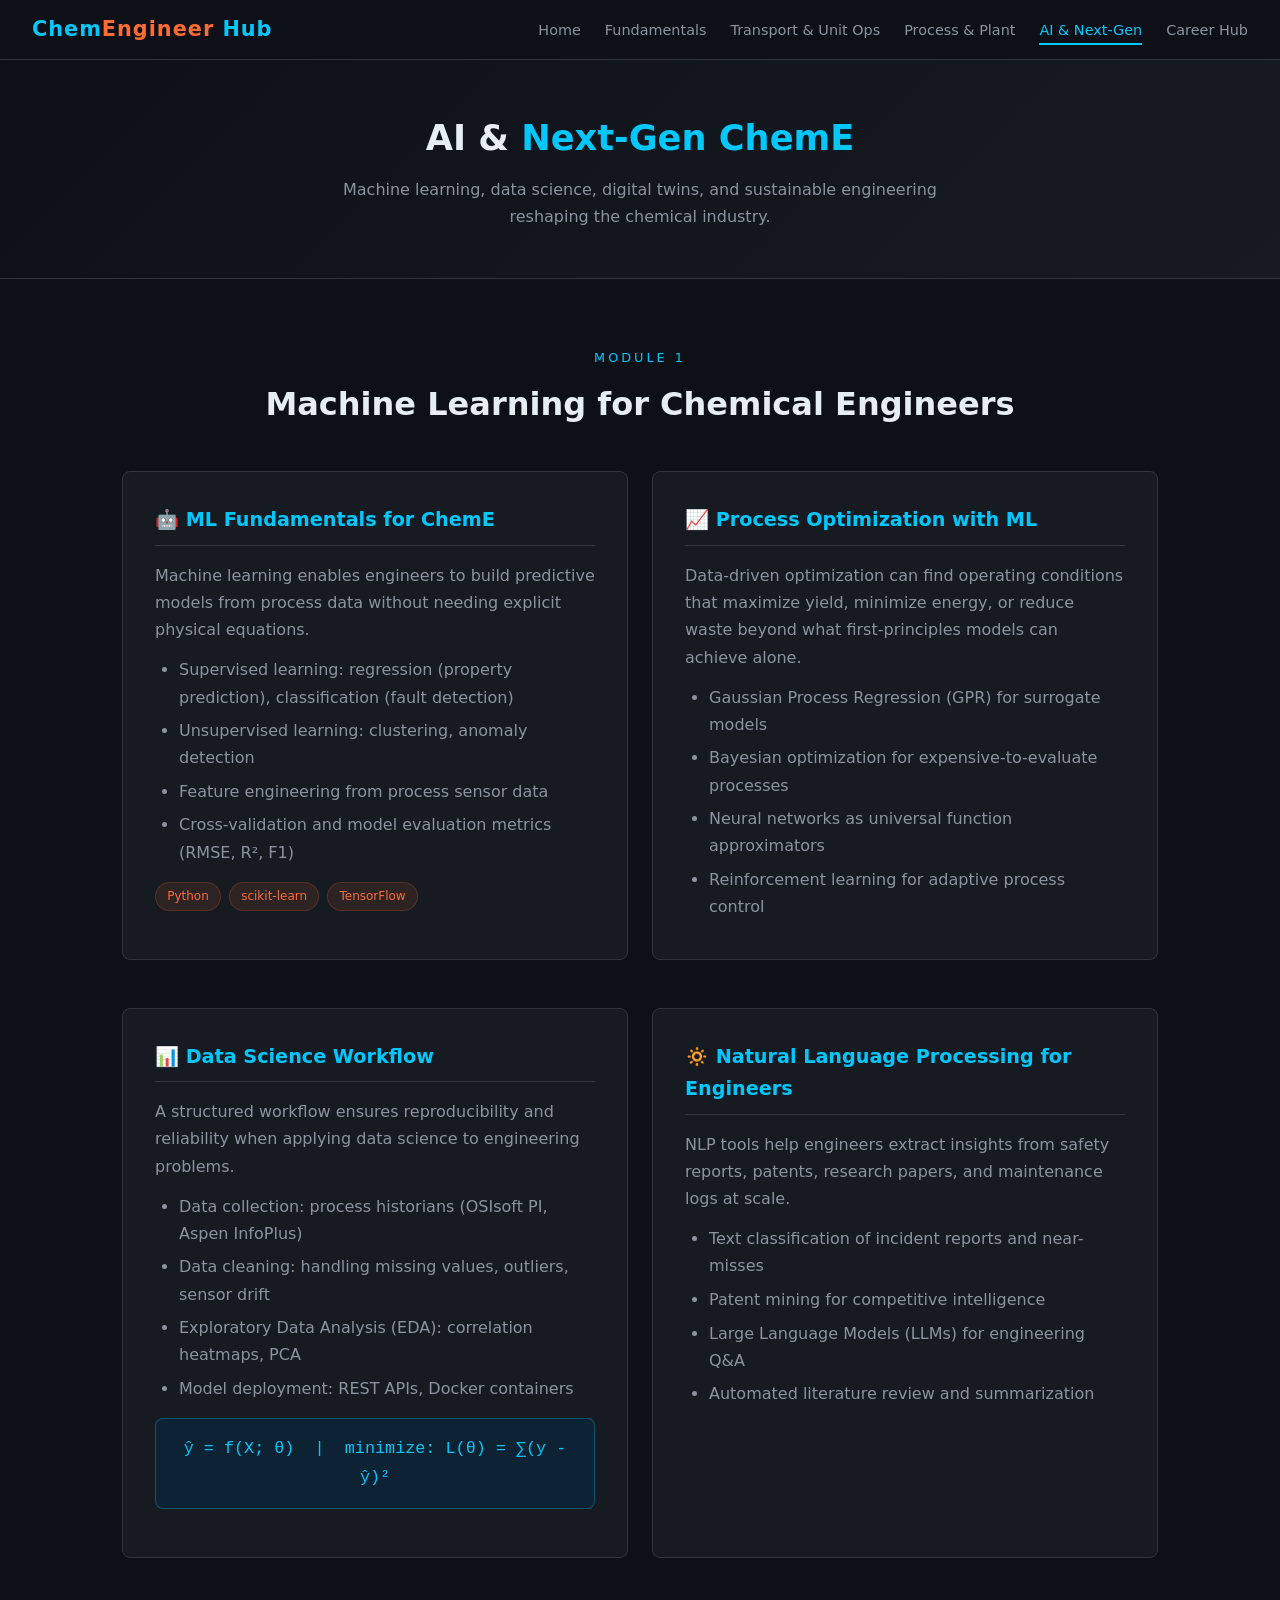
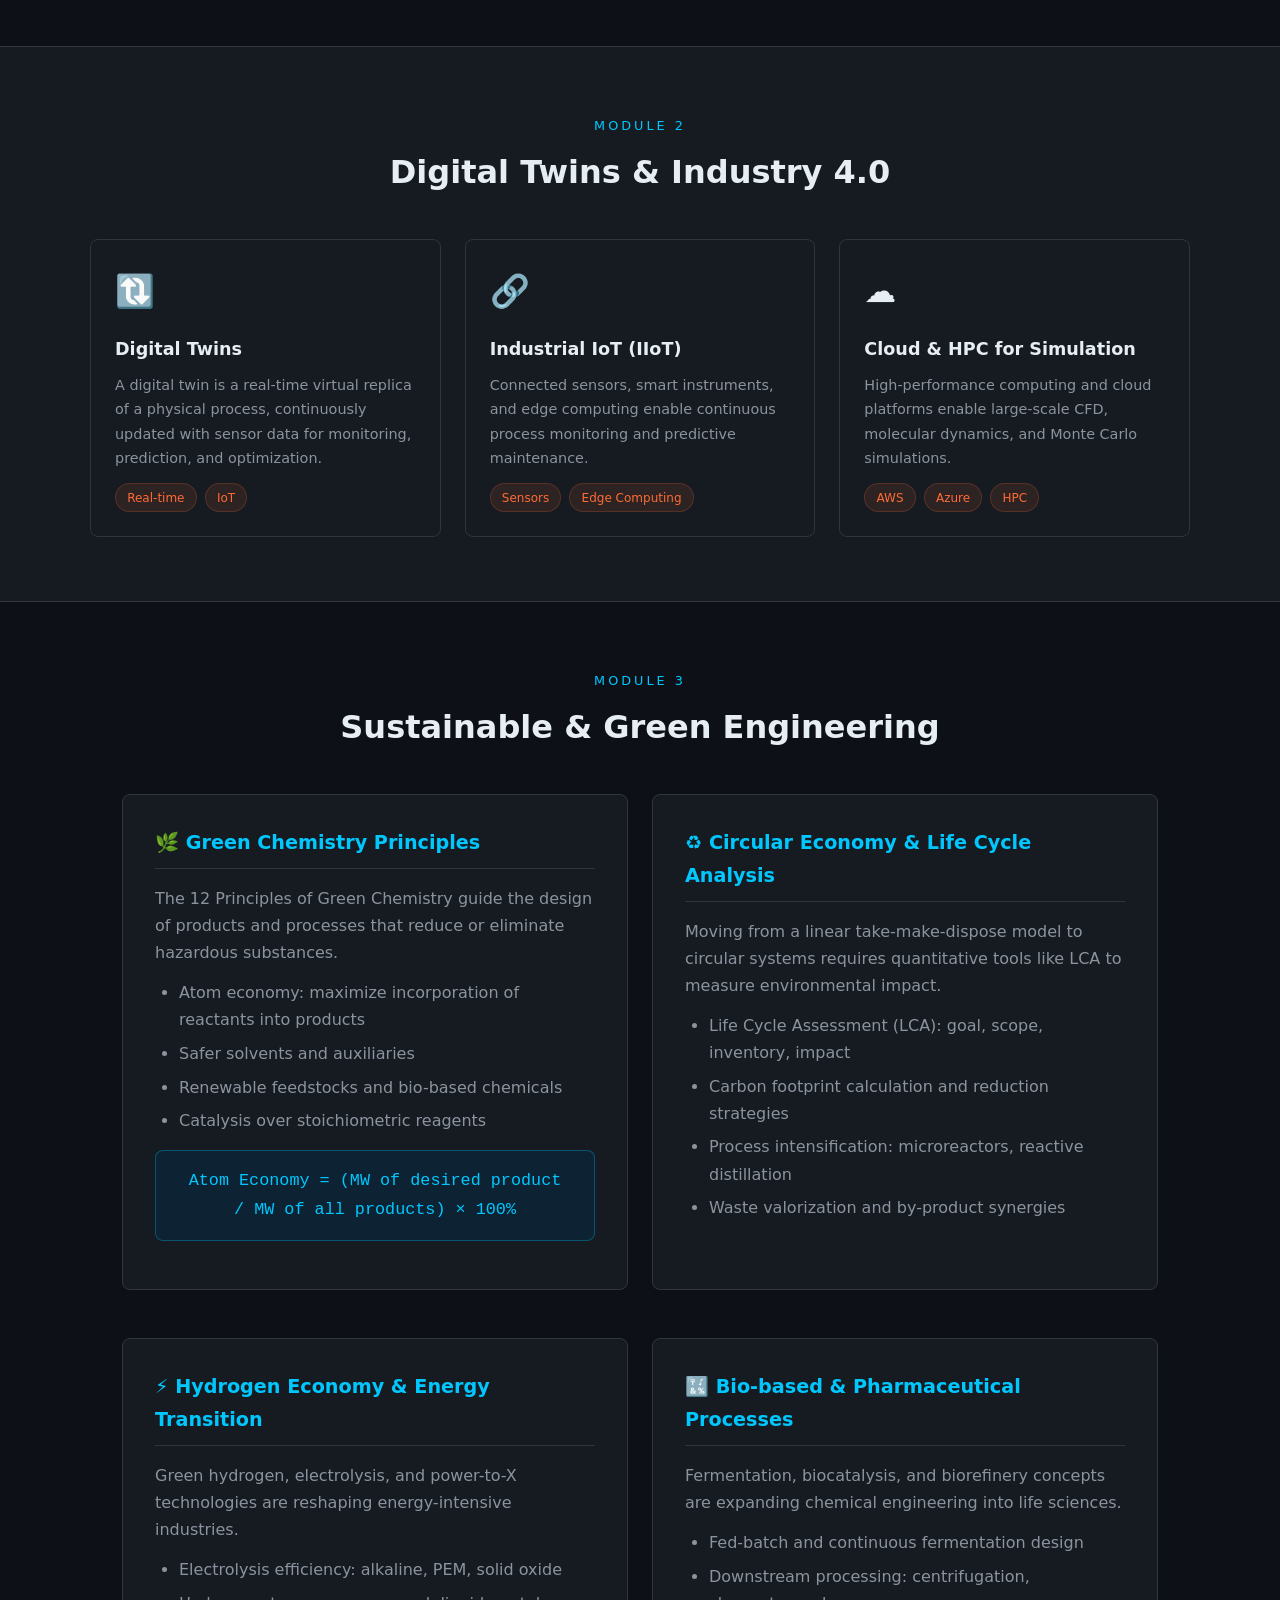
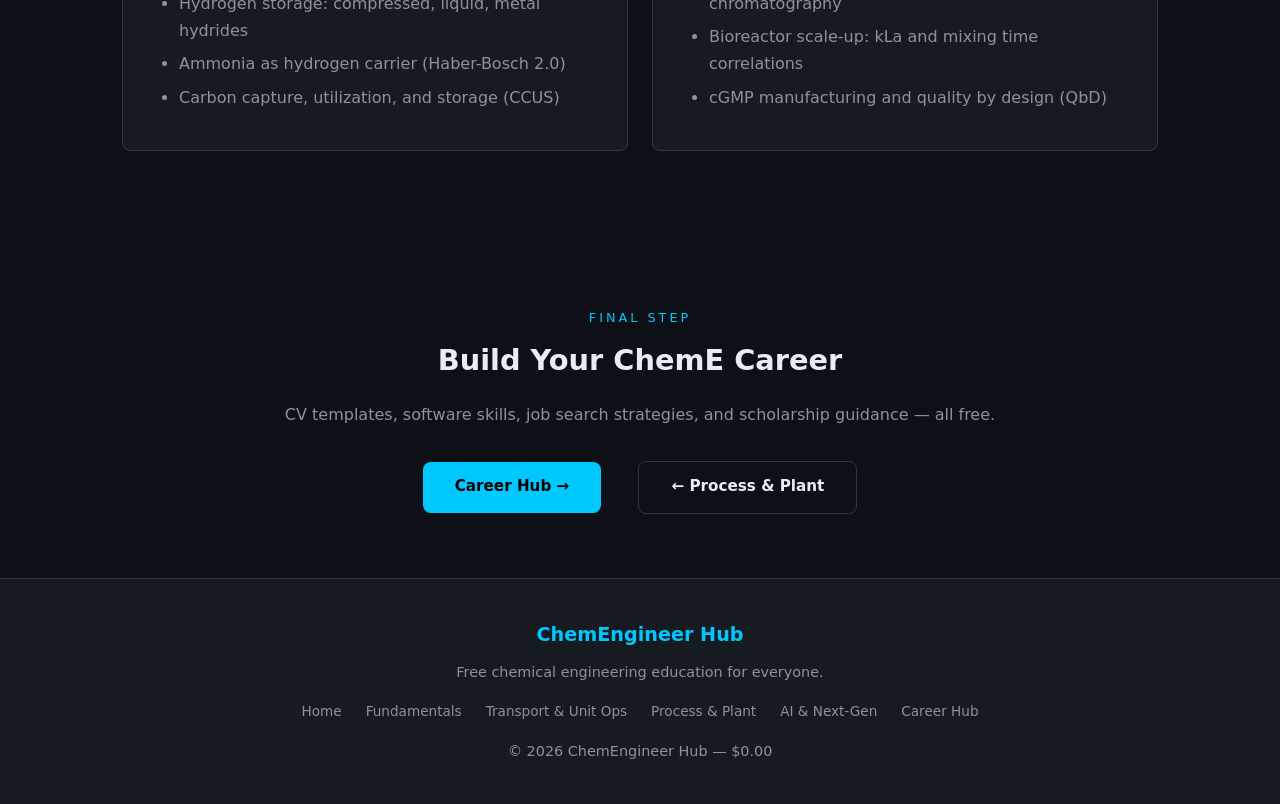
<file: next-gen.html>
<!DOCTYPE html>
<html lang="en">
<head>
  <meta charset="UTF-8">
  <meta name="viewport" content="width=device-width, initial-scale=1.0">
  <title>AI &amp; Next-Gen ChemE | ChemEngineer Hub</title>
  <meta name="description" content="Machine learning, data science, digital twins, sustainable engineering, and the future of chemical engineering.">
  <link rel="stylesheet" href="style.css">
</head>
<body>

<nav>
  <div class="nav-logo">Chem<span>Engineer</span> Hub</div>
  <ul class="nav-links">
    <li><a href="index.html">Home</a></li>
    <li><a href="fundamentals.html">Fundamentals</a></li>
    <li><a href="transport-unit-ops.html">Transport &amp; Unit Ops</a></li>
    <li><a href="process-plant.html">Process &amp; Plant</a></li>
    <li><a href="next-gen.html" class="active">AI &amp; Next-Gen</a></li>
    <li><a href="career-hub.html">Career Hub</a></li>
  </ul>
</nav>

<div class="page-header">
  <h1>AI &amp; <span>Next-Gen ChemE</span></h1>
  <p>Machine learning, data science, digital twins, and sustainable engineering reshaping the chemical industry.</p>
</div>

<section>
  <div class="section-header">
    <span class="section-label">Module 1</span>
    <h2>Machine Learning for Chemical Engineers</h2>
  </div>
  <div class="grid-2">
    <div class="content-block">
      <h3>&#129302; ML Fundamentals for ChemE</h3>
      <p>Machine learning enables engineers to build predictive models from process data without needing explicit physical equations.</p>
      <ul>
        <li>Supervised learning: regression (property prediction), classification (fault detection)</li>
        <li>Unsupervised learning: clustering, anomaly detection</li>
        <li>Feature engineering from process sensor data</li>
        <li>Cross-validation and model evaluation metrics (RMSE, R&sup2;, F1)</li>
      </ul>
      <div class="tags" style="margin-top: 1rem;">
        <span class="tag tag-orange">Python</span>
        <span class="tag tag-orange">scikit-learn</span>
        <span class="tag tag-orange">TensorFlow</span>
      </div>
    </div>
    <div class="content-block">
      <h3>&#128200; Process Optimization with ML</h3>
      <p>Data-driven optimization can find operating conditions that maximize yield, minimize energy, or reduce waste beyond what first-principles models can achieve alone.</p>
      <ul>
        <li>Gaussian Process Regression (GPR) for surrogate models</li>
        <li>Bayesian optimization for expensive-to-evaluate processes</li>
        <li>Neural networks as universal function approximators</li>
        <li>Reinforcement learning for adaptive process control</li>
      </ul>
    </div>
    <div class="content-block">
      <h3>&#128202; Data Science Workflow</h3>
      <p>A structured workflow ensures reproducibility and reliability when applying data science to engineering problems.</p>
      <ul>
        <li>Data collection: process historians (OSIsoft PI, Aspen InfoPlus)</li>
        <li>Data cleaning: handling missing values, outliers, sensor drift</li>
        <li>Exploratory Data Analysis (EDA): correlation heatmaps, PCA</li>
        <li>Model deployment: REST APIs, Docker containers</li>
      </ul>
      <div class="formula-box">y&#770; = f(X; &theta;) &nbsp;|&nbsp; minimize: L(&theta;) = &sum;(y - y&#770;)&sup2;</div>
    </div>
    <div class="content-block">
      <h3>&#128261; Natural Language Processing for Engineers</h3>
      <p>NLP tools help engineers extract insights from safety reports, patents, research papers, and maintenance logs at scale.</p>
      <ul>
        <li>Text classification of incident reports and near-misses</li>
        <li>Patent mining for competitive intelligence</li>
        <li>Large Language Models (LLMs) for engineering Q&amp;A</li>
        <li>Automated literature review and summarization</li>
      </ul>
    </div>
  </div>
</section>

<div style="background: var(--bg-card); border-top: 1px solid var(--border); border-bottom: 1px solid var(--border); padding: 4rem 2rem;">
<section style="padding: 0;">
  <div class="section-header">
    <span class="section-label">Module 2</span>
    <h2>Digital Twins &amp; Industry 4.0</h2>
  </div>
  <div class="grid-3">
    <div class="card">
      <span class="card-icon">&#128259;</span>
      <h3>Digital Twins</h3>
      <p>A digital twin is a real-time virtual replica of a physical process, continuously updated with sensor data for monitoring, prediction, and optimization.</p>
      <div class="tags">
        <span class="tag tag-orange">Real-time</span>
        <span class="tag tag-orange">IoT</span>
      </div>
    </div>
    <div class="card">
      <span class="card-icon">&#128279;</span>
      <h3>Industrial IoT (IIoT)</h3>
      <p>Connected sensors, smart instruments, and edge computing enable continuous process monitoring and predictive maintenance.</p>
      <div class="tags">
        <span class="tag tag-orange">Sensors</span>
        <span class="tag tag-orange">Edge Computing</span>
      </div>
    </div>
    <div class="card">
      <span class="card-icon">&#9729;</span>
      <h3>Cloud &amp; HPC for Simulation</h3>
      <p>High-performance computing and cloud platforms enable large-scale CFD, molecular dynamics, and Monte Carlo simulations.</p>
      <div class="tags">
        <span class="tag tag-orange">AWS</span>
        <span class="tag tag-orange">Azure</span>
        <span class="tag tag-orange">HPC</span>
      </div>
    </div>
  </div>
</section>
</div>

<section>
  <div class="section-header">
    <span class="section-label">Module 3</span>
    <h2>Sustainable &amp; Green Engineering</h2>
  </div>
  <div class="grid-2">
    <div class="content-block">
      <h3>&#127807; Green Chemistry Principles</h3>
      <p>The 12 Principles of Green Chemistry guide the design of products and processes that reduce or eliminate hazardous substances.</p>
      <ul>
        <li>Atom economy: maximize incorporation of reactants into products</li>
        <li>Safer solvents and auxiliaries</li>
        <li>Renewable feedstocks and bio-based chemicals</li>
        <li>Catalysis over stoichiometric reagents</li>
      </ul>
      <div class="formula-box">Atom Economy = (MW of desired product / MW of all products) &times; 100%</div>
    </div>
    <div class="content-block">
      <h3>&#9851; Circular Economy &amp; Life Cycle Analysis</h3>
      <p>Moving from a linear take-make-dispose model to circular systems requires quantitative tools like LCA to measure environmental impact.</p>
      <ul>
        <li>Life Cycle Assessment (LCA): goal, scope, inventory, impact</li>
        <li>Carbon footprint calculation and reduction strategies</li>
        <li>Process intensification: microreactors, reactive distillation</li>
        <li>Waste valorization and by-product synergies</li>
      </ul>
    </div>
    <div class="content-block">
      <h3>&#9889; Hydrogen Economy &amp; Energy Transition</h3>
      <p>Green hydrogen, electrolysis, and power-to-X technologies are reshaping energy-intensive industries.</p>
      <ul>
        <li>Electrolysis efficiency: alkaline, PEM, solid oxide</li>
        <li>Hydrogen storage: compressed, liquid, metal hydrides</li>
        <li>Ammonia as hydrogen carrier (Haber-Bosch 2.0)</li>
        <li>Carbon capture, utilization, and storage (CCUS)</li>
      </ul>
    </div>
    <div class="content-block">
      <h3>&#128291; Bio-based &amp; Pharmaceutical Processes</h3>
      <p>Fermentation, biocatalysis, and biorefinery concepts are expanding chemical engineering into life sciences.</p>
      <ul>
        <li>Fed-batch and continuous fermentation design</li>
        <li>Downstream processing: centrifugation, chromatography</li>
        <li>Bioreactor scale-up: kLa and mixing time correlations</li>
        <li>cGMP manufacturing and quality by design (QbD)</li>
      </ul>
    </div>
  </div>
</section>

<section style="text-align: center; padding-bottom: 4rem;">
  <span class="section-label">Final Step</span>
  <h2 style="font-size: 1.8rem; margin-bottom: 1rem;">Build Your ChemE Career</h2>
  <p style="color: var(--text-muted); margin-bottom: 2rem;">CV templates, software skills, job search strategies, and scholarship guidance — all free.</p>
  <a href="career-hub.html" class="btn btn-primary">Career Hub &rarr;</a>
  <a href="process-plant.html" class="btn btn-outline" style="margin-left: 1rem;">&larr; Process &amp; Plant</a>
</section>

<footer>
  <div class="footer-logo">ChemEngineer Hub</div>
  <p>Free chemical engineering education for everyone.</p>
  <div class="footer-links">
    <a href="index.html">Home</a>
    <a href="fundamentals.html">Fundamentals</a>
    <a href="transport-unit-ops.html">Transport &amp; Unit Ops</a>
    <a href="process-plant.html">Process &amp; Plant</a>
    <a href="next-gen.html">AI &amp; Next-Gen</a>
    <a href="career-hub.html">Career Hub</a>
  </div>
  <p style="margin-top: 1rem;">&copy; 2026 ChemEngineer Hub &mdash; $0.00</p>
</footer>

</body>
</html>
</file>
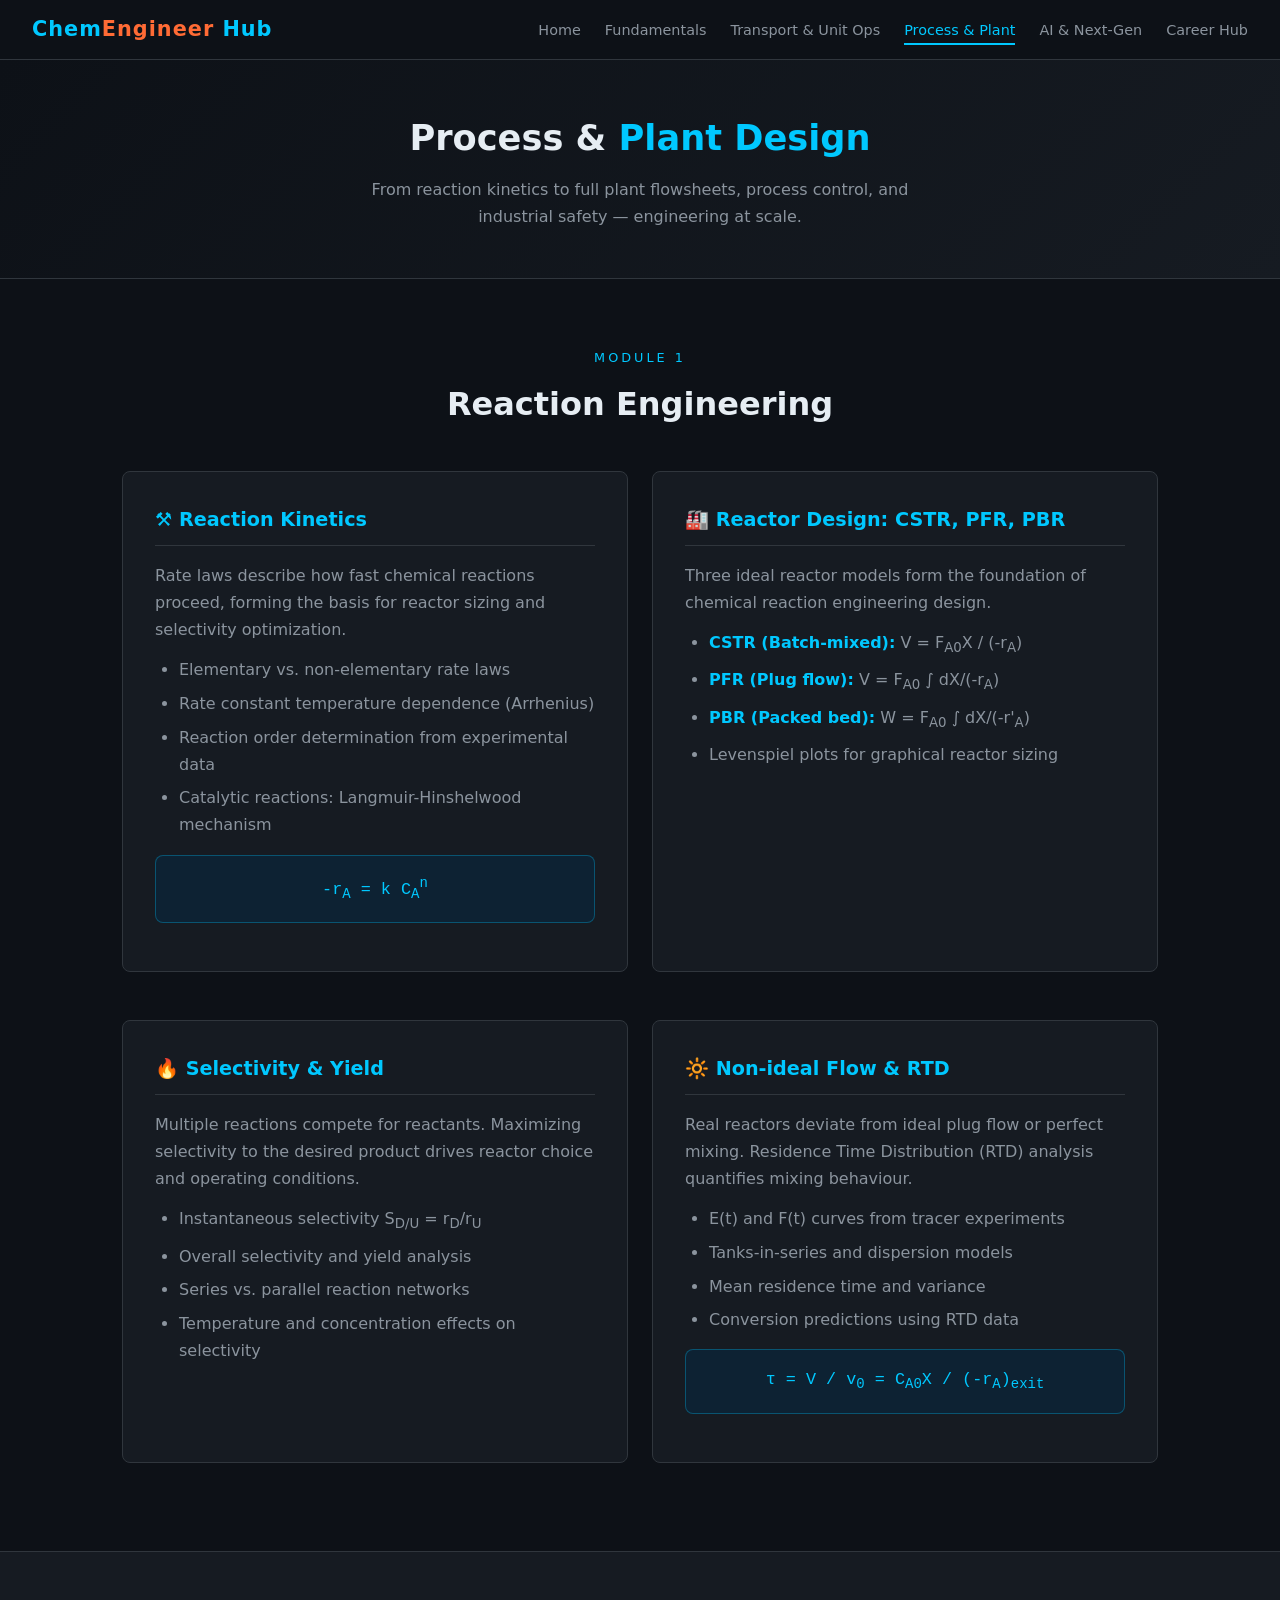
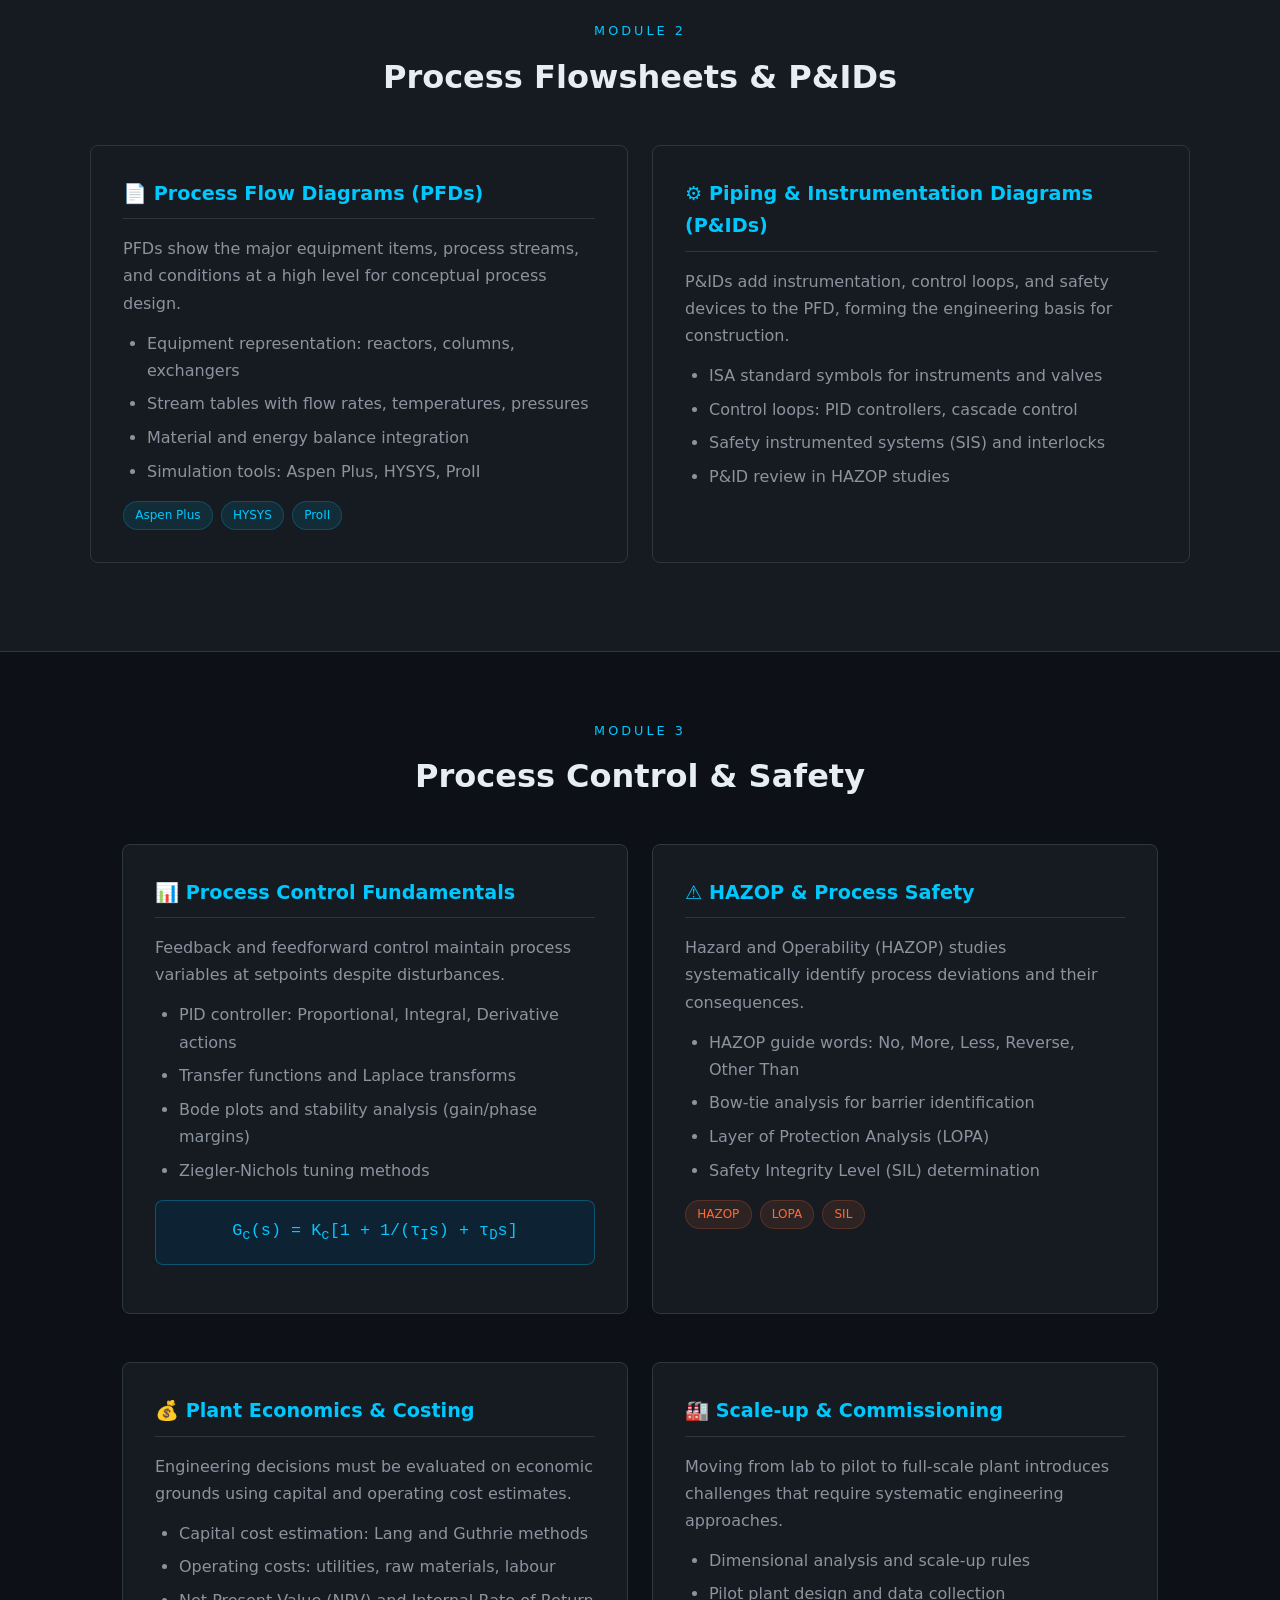
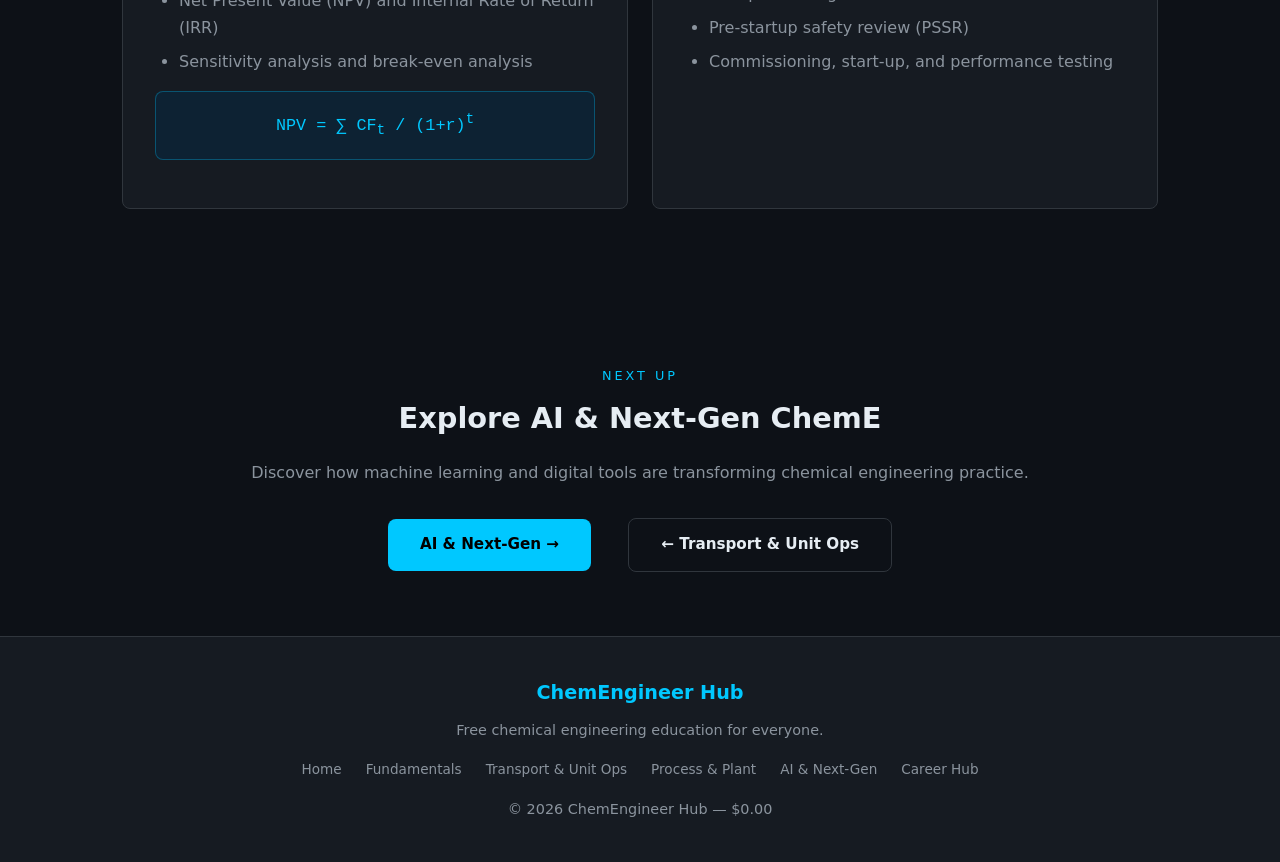
<file: process-plant.html>
<!DOCTYPE html>
<html lang="en">
<head>
  <meta charset="UTF-8">
  <meta name="viewport" content="width=device-width, initial-scale=1.0">
  <title>Process &amp; Plant Design | ChemEngineer Hub</title>
  <meta name="description" content="Process flowsheets, P&IDs, reaction engineering, process control, safety analysis, and plant economics.">
  <link rel="stylesheet" href="style.css">
</head>
<body>

<nav>
  <div class="nav-logo">Chem<span>Engineer</span> Hub</div>
  <ul class="nav-links">
    <li><a href="index.html">Home</a></li>
    <li><a href="fundamentals.html">Fundamentals</a></li>
    <li><a href="transport-unit-ops.html">Transport &amp; Unit Ops</a></li>
    <li><a href="process-plant.html" class="active">Process &amp; Plant</a></li>
    <li><a href="next-gen.html">AI &amp; Next-Gen</a></li>
    <li><a href="career-hub.html">Career Hub</a></li>
  </ul>
</nav>

<div class="page-header">
  <h1>Process &amp; <span>Plant Design</span></h1>
  <p>From reaction kinetics to full plant flowsheets, process control, and industrial safety — engineering at scale.</p>
</div>

<section>
  <div class="section-header">
    <span class="section-label">Module 1</span>
    <h2>Reaction Engineering</h2>
  </div>
  <div class="grid-2">
    <div class="content-block">
      <h3>&#9874; Reaction Kinetics</h3>
      <p>Rate laws describe how fast chemical reactions proceed, forming the basis for reactor sizing and selectivity optimization.</p>
      <ul>
        <li>Elementary vs. non-elementary rate laws</li>
        <li>Rate constant temperature dependence (Arrhenius)</li>
        <li>Reaction order determination from experimental data</li>
        <li>Catalytic reactions: Langmuir-Hinshelwood mechanism</li>
      </ul>
      <div class="formula-box">-r<sub>A</sub> = k C<sub>A</sub><sup>n</sup></div>
    </div>
    <div class="content-block">
      <h3>&#127981; Reactor Design: CSTR, PFR, PBR</h3>
      <p>Three ideal reactor models form the foundation of chemical reaction engineering design.</p>
      <ul>
        <li><strong style="color: var(--accent)">CSTR (Batch-mixed):</strong> V = F<sub>A0</sub>X / (-r<sub>A</sub>)</li>
        <li><strong style="color: var(--accent)">PFR (Plug flow):</strong> V = F<sub>A0</sub> &int; dX/(-r<sub>A</sub>)</li>
        <li><strong style="color: var(--accent)">PBR (Packed bed):</strong> W = F<sub>A0</sub> &int; dX/(-r'<sub>A</sub>)</li>
        <li>Levenspiel plots for graphical reactor sizing</li>
      </ul>
    </div>
    <div class="content-block">
      <h3>&#128293; Selectivity &amp; Yield</h3>
      <p>Multiple reactions compete for reactants. Maximizing selectivity to the desired product drives reactor choice and operating conditions.</p>
      <ul>
        <li>Instantaneous selectivity S<sub>D/U</sub> = r<sub>D</sub>/r<sub>U</sub></li>
        <li>Overall selectivity and yield analysis</li>
        <li>Series vs. parallel reaction networks</li>
        <li>Temperature and concentration effects on selectivity</li>
      </ul>
    </div>
    <div class="content-block">
      <h3>&#128262; Non-ideal Flow &amp; RTD</h3>
      <p>Real reactors deviate from ideal plug flow or perfect mixing. Residence Time Distribution (RTD) analysis quantifies mixing behaviour.</p>
      <ul>
        <li>E(t) and F(t) curves from tracer experiments</li>
        <li>Tanks-in-series and dispersion models</li>
        <li>Mean residence time and variance</li>
        <li>Conversion predictions using RTD data</li>
      </ul>
      <div class="formula-box">&tau; = V / v<sub>0</sub> = C<sub>A0</sub>X / (-r<sub>A</sub>)<sub>exit</sub></div>
    </div>
  </div>
</section>

<div style="background: var(--bg-card); border-top: 1px solid var(--border); border-bottom: 1px solid var(--border); padding: 4rem 2rem;">
<section style="padding: 0;">
  <div class="section-header">
    <span class="section-label">Module 2</span>
    <h2>Process Flowsheets &amp; P&amp;IDs</h2>
  </div>
  <div class="grid-2">
    <div class="content-block">
      <h3>&#128196; Process Flow Diagrams (PFDs)</h3>
      <p>PFDs show the major equipment items, process streams, and conditions at a high level for conceptual process design.</p>
      <ul>
        <li>Equipment representation: reactors, columns, exchangers</li>
        <li>Stream tables with flow rates, temperatures, pressures</li>
        <li>Material and energy balance integration</li>
        <li>Simulation tools: Aspen Plus, HYSYS, ProII</li>
      </ul>
      <div class="tags" style="margin-top: 1rem;">
        <span class="tag">Aspen Plus</span>
        <span class="tag">HYSYS</span>
        <span class="tag">ProII</span>
      </div>
    </div>
    <div class="content-block">
      <h3>&#9881; Piping &amp; Instrumentation Diagrams (P&amp;IDs)</h3>
      <p>P&amp;IDs add instrumentation, control loops, and safety devices to the PFD, forming the engineering basis for construction.</p>
      <ul>
        <li>ISA standard symbols for instruments and valves</li>
        <li>Control loops: PID controllers, cascade control</li>
        <li>Safety instrumented systems (SIS) and interlocks</li>
        <li>P&amp;ID review in HAZOP studies</li>
      </ul>
    </div>
  </div>
</section>
</div>

<section>
  <div class="section-header">
    <span class="section-label">Module 3</span>
    <h2>Process Control &amp; Safety</h2>
  </div>
  <div class="grid-2">
    <div class="content-block">
      <h3>&#128202; Process Control Fundamentals</h3>
      <p>Feedback and feedforward control maintain process variables at setpoints despite disturbances.</p>
      <ul>
        <li>PID controller: Proportional, Integral, Derivative actions</li>
        <li>Transfer functions and Laplace transforms</li>
        <li>Bode plots and stability analysis (gain/phase margins)</li>
        <li>Ziegler-Nichols tuning methods</li>
      </ul>
      <div class="formula-box">G<sub>c</sub>(s) = K<sub>c</sub>[1 + 1/(&tau;<sub>I</sub>s) + &tau;<sub>D</sub>s]</div>
    </div>
    <div class="content-block">
      <h3>&#9888; HAZOP &amp; Process Safety</h3>
      <p>Hazard and Operability (HAZOP) studies systematically identify process deviations and their consequences.</p>
      <ul>
        <li>HAZOP guide words: No, More, Less, Reverse, Other Than</li>
        <li>Bow-tie analysis for barrier identification</li>
        <li>Layer of Protection Analysis (LOPA)</li>
        <li>Safety Integrity Level (SIL) determination</li>
      </ul>
      <div class="tags" style="margin-top: 1rem;">
        <span class="tag tag-orange">HAZOP</span>
        <span class="tag tag-orange">LOPA</span>
        <span class="tag tag-orange">SIL</span>
      </div>
    </div>
    <div class="content-block">
      <h3>&#128176; Plant Economics &amp; Costing</h3>
      <p>Engineering decisions must be evaluated on economic grounds using capital and operating cost estimates.</p>
      <ul>
        <li>Capital cost estimation: Lang and Guthrie methods</li>
        <li>Operating costs: utilities, raw materials, labour</li>
        <li>Net Present Value (NPV) and Internal Rate of Return (IRR)</li>
        <li>Sensitivity analysis and break-even analysis</li>
      </ul>
      <div class="formula-box">NPV = &sum; CF<sub>t</sub> / (1+r)<sup>t</sup></div>
    </div>
    <div class="content-block">
      <h3>&#127981; Scale-up &amp; Commissioning</h3>
      <p>Moving from lab to pilot to full-scale plant introduces challenges that require systematic engineering approaches.</p>
      <ul>
        <li>Dimensional analysis and scale-up rules</li>
        <li>Pilot plant design and data collection</li>
        <li>Pre-startup safety review (PSSR)</li>
        <li>Commissioning, start-up, and performance testing</li>
      </ul>
    </div>
  </div>
</section>

<section style="text-align: center; padding-bottom: 4rem;">
  <span class="section-label">Next Up</span>
  <h2 style="font-size: 1.8rem; margin-bottom: 1rem;">Explore AI &amp; Next-Gen ChemE</h2>
  <p style="color: var(--text-muted); margin-bottom: 2rem;">Discover how machine learning and digital tools are transforming chemical engineering practice.</p>
  <a href="next-gen.html" class="btn btn-primary">AI &amp; Next-Gen &rarr;</a>
  <a href="transport-unit-ops.html" class="btn btn-outline" style="margin-left: 1rem;">&larr; Transport &amp; Unit Ops</a>
</section>

<footer>
  <div class="footer-logo">ChemEngineer Hub</div>
  <p>Free chemical engineering education for everyone.</p>
  <div class="footer-links">
    <a href="index.html">Home</a>
    <a href="fundamentals.html">Fundamentals</a>
    <a href="transport-unit-ops.html">Transport &amp; Unit Ops</a>
    <a href="process-plant.html">Process &amp; Plant</a>
    <a href="next-gen.html">AI &amp; Next-Gen</a>
    <a href="career-hub.html">Career Hub</a>
  </div>
  <p style="margin-top: 1rem;">&copy; 2026 ChemEngineer Hub &mdash; $0.00</p>
</footer>

</body>
</html>
</file>
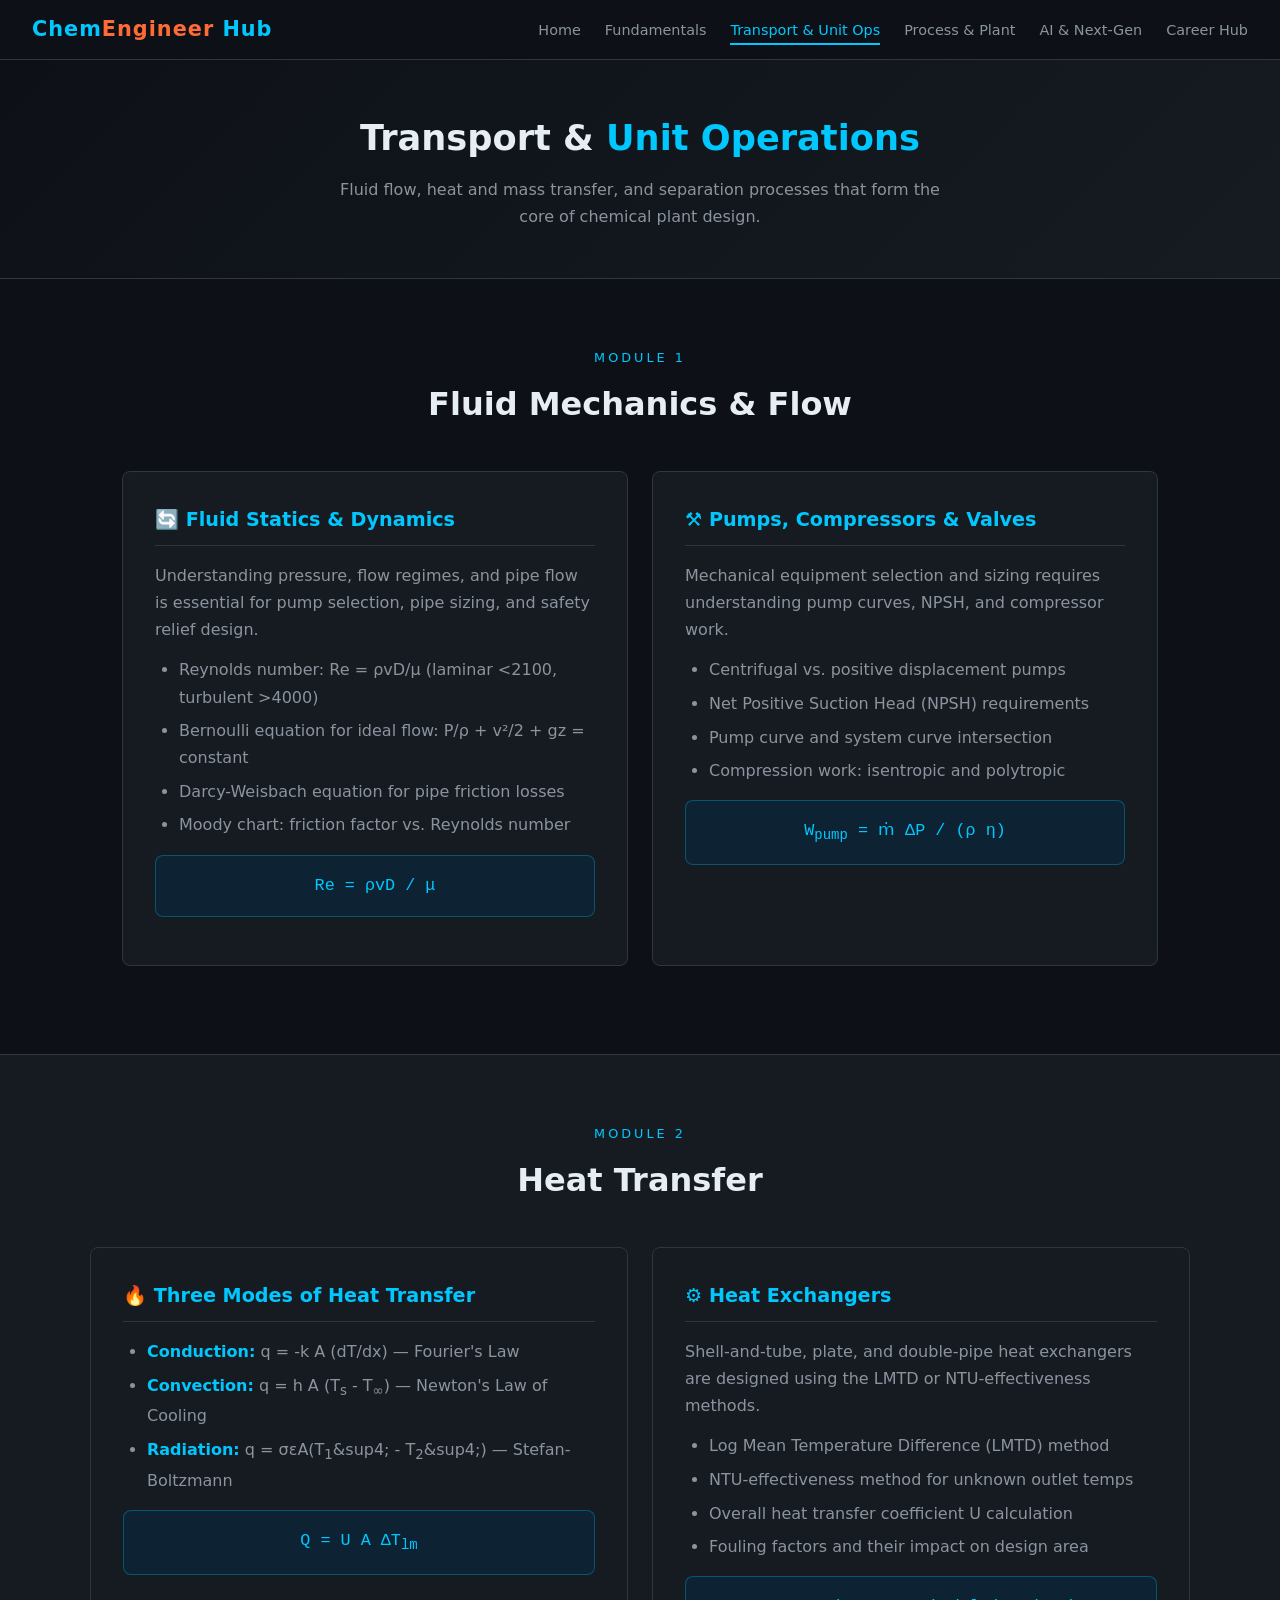
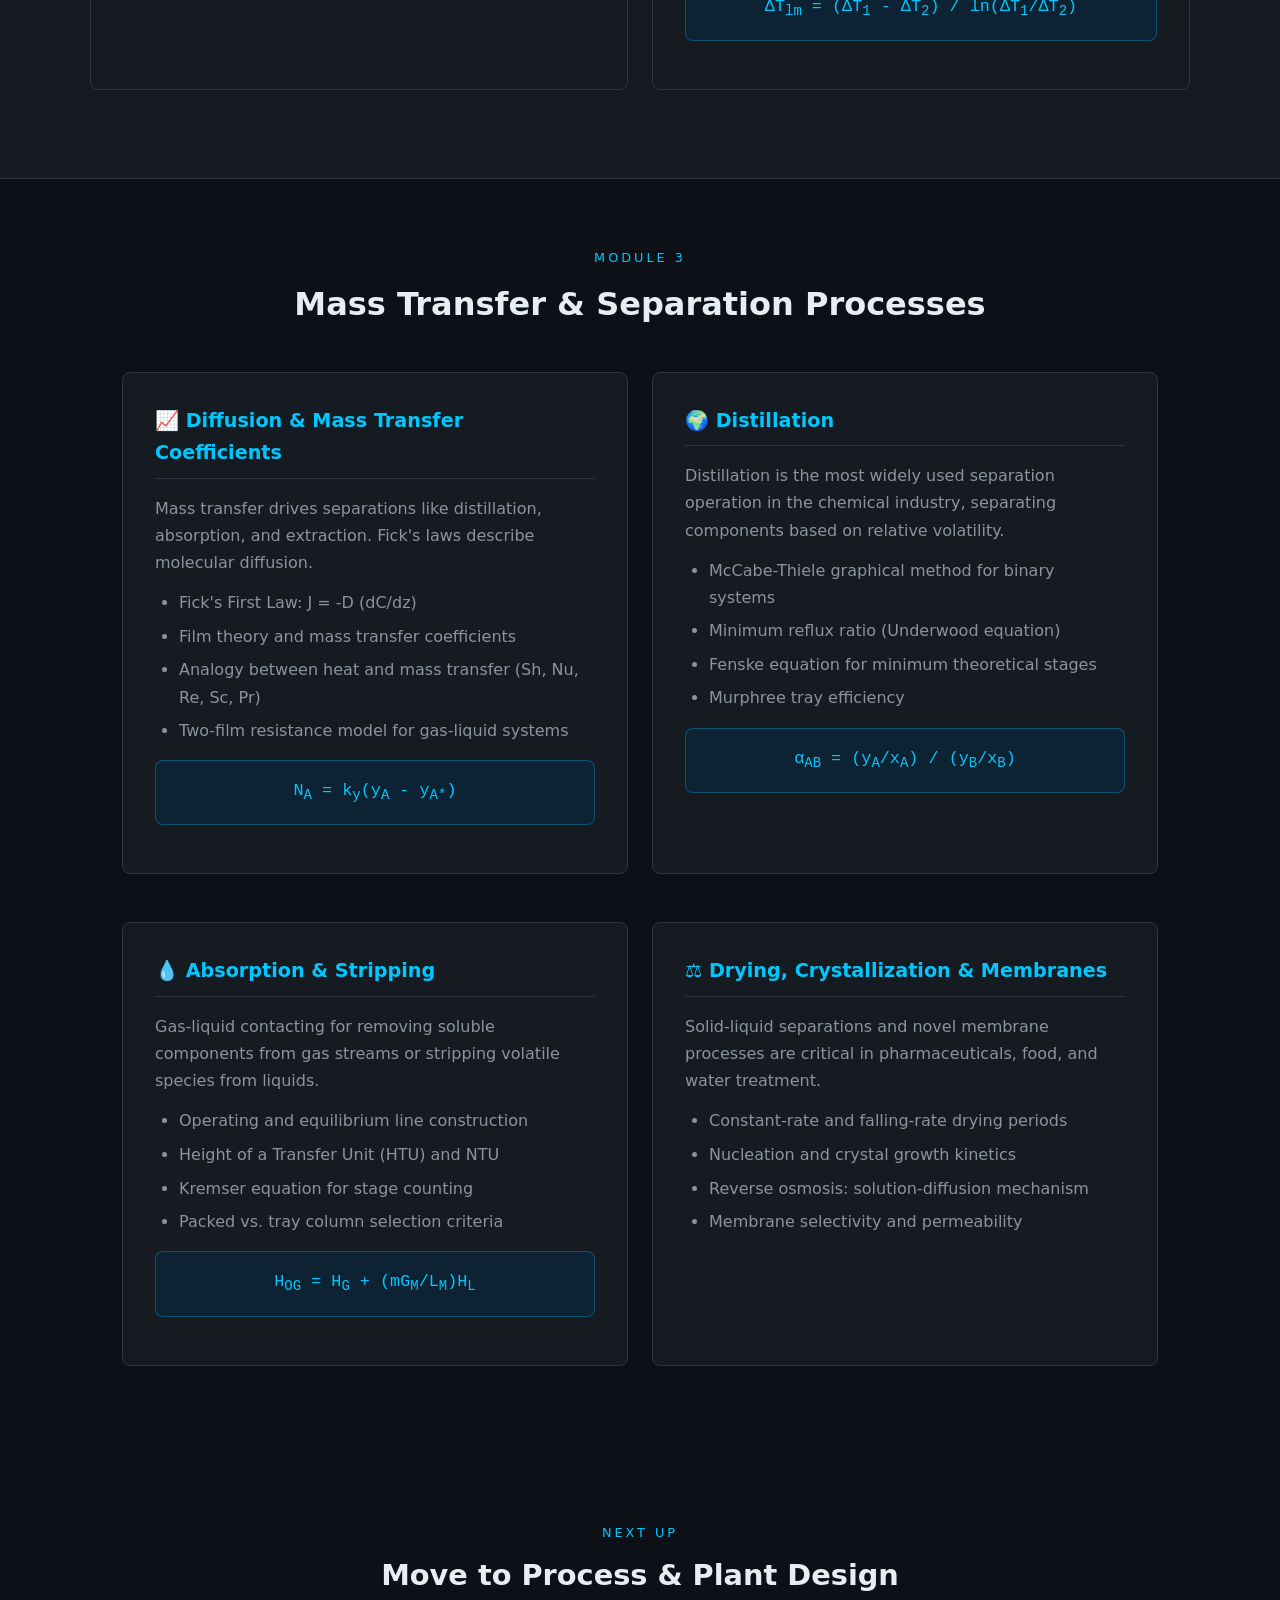
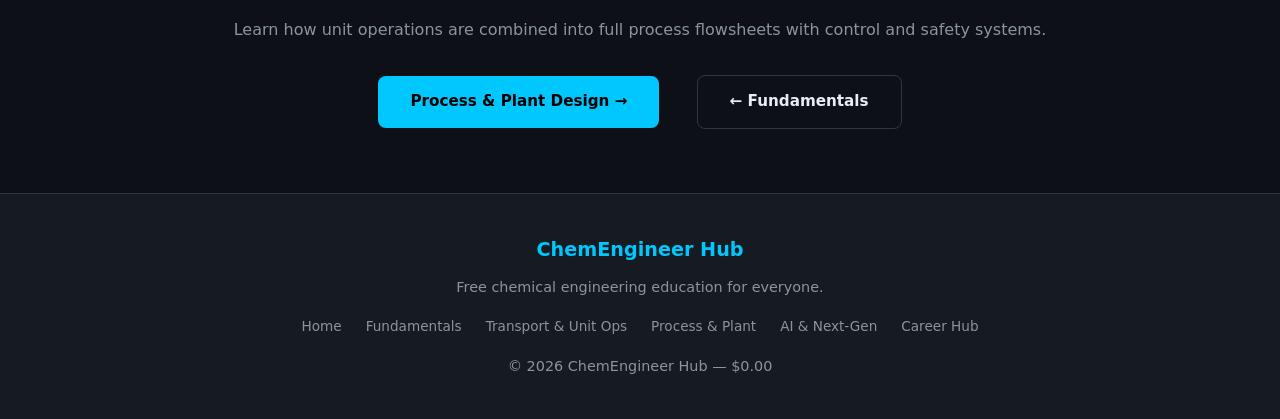
<file: transport-unit-ops.html>
<!DOCTYPE html>
<html lang="en">
<head>
  <meta charset="UTF-8">
  <meta name="viewport" content="width=device-width, initial-scale=1.0">
  <title>Transport &amp; Unit Operations | ChemEngineer Hub</title>
  <meta name="description" content="Fluid mechanics, heat transfer, mass transfer, distillation, absorption, and other unit operations for chemical engineers.">
  <link rel="stylesheet" href="style.css">
</head>
<body>

<nav>
  <div class="nav-logo">Chem<span>Engineer</span> Hub</div>
  <ul class="nav-links">
    <li><a href="index.html">Home</a></li>
    <li><a href="fundamentals.html">Fundamentals</a></li>
    <li><a href="transport-unit-ops.html" class="active">Transport &amp; Unit Ops</a></li>
    <li><a href="process-plant.html">Process &amp; Plant</a></li>
    <li><a href="next-gen.html">AI &amp; Next-Gen</a></li>
    <li><a href="career-hub.html">Career Hub</a></li>
  </ul>
</nav>

<div class="page-header">
  <h1>Transport &amp; <span>Unit Operations</span></h1>
  <p>Fluid flow, heat and mass transfer, and separation processes that form the core of chemical plant design.</p>
</div>

<section>
  <div class="section-header">
    <span class="section-label">Module 1</span>
    <h2>Fluid Mechanics &amp; Flow</h2>
  </div>
  <div class="grid-2">
    <div class="content-block">
      <h3>&#128260; Fluid Statics &amp; Dynamics</h3>
      <p>Understanding pressure, flow regimes, and pipe flow is essential for pump selection, pipe sizing, and safety relief design.</p>
      <ul>
        <li>Reynolds number: Re = &rho;vD/&mu; (laminar &lt;2100, turbulent &gt;4000)</li>
        <li>Bernoulli equation for ideal flow: P/&rho; + v&sup2;/2 + gz = constant</li>
        <li>Darcy-Weisbach equation for pipe friction losses</li>
        <li>Moody chart: friction factor vs. Reynolds number</li>
      </ul>
      <div class="formula-box">Re = &rho;vD / &mu;</div>
    </div>
    <div class="content-block">
      <h3>&#9874; Pumps, Compressors &amp; Valves</h3>
      <p>Mechanical equipment selection and sizing requires understanding pump curves, NPSH, and compressor work.</p>
      <ul>
        <li>Centrifugal vs. positive displacement pumps</li>
        <li>Net Positive Suction Head (NPSH) requirements</li>
        <li>Pump curve and system curve intersection</li>
        <li>Compression work: isentropic and polytropic</li>
      </ul>
      <div class="formula-box">W<sub>pump</sub> = m&#775; &Delta;P / (&rho; &eta;)</div>
    </div>
  </div>
</section>

<div style="background: var(--bg-card); border-top: 1px solid var(--border); border-bottom: 1px solid var(--border); padding: 4rem 2rem;">
<section style="padding: 0;">
  <div class="section-header">
    <span class="section-label">Module 2</span>
    <h2>Heat Transfer</h2>
  </div>
  <div class="grid-2">
    <div class="content-block">
      <h3>&#128293; Three Modes of Heat Transfer</h3>
      <ul>
        <li><strong style="color: var(--accent)">Conduction:</strong> q = -k A (dT/dx) — Fourier's Law</li>
        <li><strong style="color: var(--accent)">Convection:</strong> q = h A (T<sub>s</sub> - T<sub>&infin;</sub>) — Newton's Law of Cooling</li>
        <li><strong style="color: var(--accent)">Radiation:</strong> q = &sigma;&epsilon;A(T<sub>1</sub>&sup4; - T<sub>2</sub>&sup4;) — Stefan-Boltzmann</li>
      </ul>
      <div class="formula-box">Q = U A &Delta;T<sub>lm</sub></div>
    </div>
    <div class="content-block">
      <h3>&#9881; Heat Exchangers</h3>
      <p>Shell-and-tube, plate, and double-pipe heat exchangers are designed using the LMTD or NTU-effectiveness methods.</p>
      <ul>
        <li>Log Mean Temperature Difference (LMTD) method</li>
        <li>NTU-effectiveness method for unknown outlet temps</li>
        <li>Overall heat transfer coefficient U calculation</li>
        <li>Fouling factors and their impact on design area</li>
      </ul>
      <div class="formula-box">&Delta;T<sub>lm</sub> = (&Delta;T<sub>1</sub> - &Delta;T<sub>2</sub>) / ln(&Delta;T<sub>1</sub>/&Delta;T<sub>2</sub>)</div>
    </div>
  </div>
</section>
</div>

<section>
  <div class="section-header">
    <span class="section-label">Module 3</span>
    <h2>Mass Transfer &amp; Separation Processes</h2>
  </div>
  <div class="grid-2">
    <div class="content-block">
      <h3>&#128200; Diffusion &amp; Mass Transfer Coefficients</h3>
      <p>Mass transfer drives separations like distillation, absorption, and extraction. Fick's laws describe molecular diffusion.</p>
      <ul>
        <li>Fick's First Law: J = -D (dC/dz)</li>
        <li>Film theory and mass transfer coefficients</li>
        <li>Analogy between heat and mass transfer (Sh, Nu, Re, Sc, Pr)</li>
        <li>Two-film resistance model for gas-liquid systems</li>
      </ul>
      <div class="formula-box">N<sub>A</sub> = k<sub>y</sub>(y<sub>A</sub> - y<sub>A*</sub>)</div>
    </div>
    <div class="content-block">
      <h3>&#127757; Distillation</h3>
      <p>Distillation is the most widely used separation operation in the chemical industry, separating components based on relative volatility.</p>
      <ul>
        <li>McCabe-Thiele graphical method for binary systems</li>
        <li>Minimum reflux ratio (Underwood equation)</li>
        <li>Fenske equation for minimum theoretical stages</li>
        <li>Murphree tray efficiency</li>
      </ul>
      <div class="formula-box">&alpha;<sub>AB</sub> = (y<sub>A</sub>/x<sub>A</sub>) / (y<sub>B</sub>/x<sub>B</sub>)</div>
    </div>
    <div class="content-block">
      <h3>&#128167; Absorption &amp; Stripping</h3>
      <p>Gas-liquid contacting for removing soluble components from gas streams or stripping volatile species from liquids.</p>
      <ul>
        <li>Operating and equilibrium line construction</li>
        <li>Height of a Transfer Unit (HTU) and NTU</li>
        <li>Kremser equation for stage counting</li>
        <li>Packed vs. tray column selection criteria</li>
      </ul>
      <div class="formula-box">H<sub>OG</sub> = H<sub>G</sub> + (mG<sub>M</sub>/L<sub>M</sub>)H<sub>L</sub></div>
    </div>
    <div class="content-block">
      <h3>&#9878; Drying, Crystallization &amp; Membranes</h3>
      <p>Solid-liquid separations and novel membrane processes are critical in pharmaceuticals, food, and water treatment.</p>
      <ul>
        <li>Constant-rate and falling-rate drying periods</li>
        <li>Nucleation and crystal growth kinetics</li>
        <li>Reverse osmosis: solution-diffusion mechanism</li>
        <li>Membrane selectivity and permeability</li>
      </ul>
    </div>
  </div>
</section>

<section style="text-align: center; padding-bottom: 4rem;">
  <span class="section-label">Next Up</span>
  <h2 style="font-size: 1.8rem; margin-bottom: 1rem;">Move to Process &amp; Plant Design</h2>
  <p style="color: var(--text-muted); margin-bottom: 2rem;">Learn how unit operations are combined into full process flowsheets with control and safety systems.</p>
  <a href="process-plant.html" class="btn btn-primary">Process &amp; Plant Design &rarr;</a>
  <a href="fundamentals.html" class="btn btn-outline" style="margin-left: 1rem;">&larr; Fundamentals</a>
</section>

<footer>
  <div class="footer-logo">ChemEngineer Hub</div>
  <p>Free chemical engineering education for everyone.</p>
  <div class="footer-links">
    <a href="index.html">Home</a>
    <a href="fundamentals.html">Fundamentals</a>
    <a href="transport-unit-ops.html">Transport &amp; Unit Ops</a>
    <a href="process-plant.html">Process &amp; Plant</a>
    <a href="next-gen.html">AI &amp; Next-Gen</a>
    <a href="career-hub.html">Career Hub</a>
  </div>
  <p style="margin-top: 1rem;">&copy; 2026 ChemEngineer Hub &mdash; $0.00</p>
</footer>

</body>
</html>
</file>
<file: style.css>
/* ============================================
   CHEMENGINEER HUB - Dark Industrial Theme
   ============================================ */

* { margin: 0; padding: 0; box-sizing: border-box; }

:root {
  --bg-dark:    #0d1117;
  --bg-card:    #161b22;
  --bg-nav:     #0d1117;
  --accent:     #00c8ff;
  --accent2:    #ff6b35;
  --text:       #e6edf3;
  --text-muted: #8b949e;
  --border:     #30363d;
  --success:    #3fb950;
  --radius:     8px;
  --font:       'Segoe UI', system-ui, sans-serif;
}

body {
  font-family: var(--font);
  background: var(--bg-dark);
  color: var(--text);
  line-height: 1.7;
}

a { color: var(--accent); text-decoration: none; }
a:hover { text-decoration: underline; color: #40d9ff; }

/* ---- NAV ---- */
nav {
  background: var(--bg-nav);
  border-bottom: 1px solid var(--border);
  padding: 0 2rem;
  display: flex;
  align-items: center;
  justify-content: space-between;
  position: sticky;
  top: 0;
  z-index: 999;
  height: 60px;
}

.nav-logo {
  font-size: 1.3rem;
  font-weight: 700;
  color: var(--accent);
  letter-spacing: 1px;
}

.nav-logo span { color: var(--accent2); }

.nav-links { display: flex; gap: 1.5rem; list-style: none; }

.nav-links a {
  color: var(--text-muted);
  font-size: 0.9rem;
  font-weight: 500;
  padding: 0.3rem 0;
  border-bottom: 2px solid transparent;
  transition: all 0.2s;
}

.nav-links a:hover,
.nav-links a.active {
  color: var(--accent);
  border-bottom-color: var(--accent);
  text-decoration: none;
}

/* ---- HERO ---- */
.hero {
  background: linear-gradient(135deg, #0d1117 0%, #161b22 50%, #0d2233 100%);
  padding: 5rem 2rem;
  text-align: center;
  border-bottom: 1px solid var(--border);
  position: relative;
  overflow: hidden;
}

.hero::before {
  content: '';
  position: absolute;
  top: -50%;
  left: -50%;
  width: 200%;
  height: 200%;
  background: radial-gradient(circle at 50% 50%, rgba(0,200,255,0.05) 0%, transparent 60%);
  pointer-events: none;
}

.hero-badge {
  display: inline-block;
  background: rgba(0,200,255,0.1);
  border: 1px solid rgba(0,200,255,0.3);
  color: var(--accent);
  padding: 0.3rem 1rem;
  border-radius: 20px;
  font-size: 0.8rem;
  letter-spacing: 2px;
  text-transform: uppercase;
  margin-bottom: 1.5rem;
}

.hero h1 {
  font-size: 3rem;
  font-weight: 800;
  line-height: 1.2;
  margin-bottom: 1rem;
  background: linear-gradient(90deg, #fff, var(--accent));
  -webkit-background-clip: text;
  -webkit-text-fill-color: transparent;
  background-clip: text;
}

.hero p {
  color: var(--text-muted);
  font-size: 1.15rem;
  max-width: 600px;
  margin: 0 auto 2rem;
}

.btn {
  display: inline-block;
  padding: 0.8rem 2rem;
  border-radius: var(--radius);
  font-weight: 600;
  font-size: 0.95rem;
  transition: all 0.2s;
  cursor: pointer;
}

.btn-primary {
  background: var(--accent);
  color: #000;
  margin-right: 1rem;
}

.btn-primary:hover {
  background: #40d9ff;
  color: #000;
  text-decoration: none;
  transform: translateY(-2px);
  box-shadow: 0 8px 20px rgba(0,200,255,0.3);
}

.btn-outline {
  border: 1px solid var(--border);
  color: var(--text);
}

.btn-outline:hover {
  border-color: var(--accent);
  color: var(--accent);
  text-decoration: none;
  transform: translateY(-2px);
}

/* ---- SECTION ---- */
section { padding: 4rem 2rem; max-width: 1100px; margin: 0 auto; }

.section-header { text-align: center; margin-bottom: 2.5rem; }

.section-label {
  display: inline-block;
  color: var(--accent);
  font-size: 0.8rem;
  letter-spacing: 3px;
  text-transform: uppercase;
  margin-bottom: 0.5rem;
}

.section-header h2 {
  font-size: 2rem;
  font-weight: 700;
  color: var(--text);
  margin-bottom: 0.5rem;
}

.section-header p { color: var(--text-muted); font-size: 1rem; }

/* ---- GRID / CARDS ---- */
.grid-3 { display: grid; grid-template-columns: repeat(auto-fit, minmax(300px, 1fr)); gap: 1.5rem; }
.grid-2 { display: grid; grid-template-columns: repeat(auto-fit, minmax(360px, 1fr)); gap: 1.5rem; }

.card {
  background: var(--bg-card);
  border: 1px solid var(--border);
  border-radius: var(--radius);
  padding: 1.5rem;
  transition: border-color 0.2s, transform 0.2s;
}

.card:hover {
  border-color: var(--accent);
  transform: translateY(-3px);
  box-shadow: 0 8px 24px rgba(0,200,255,0.08);
}

.card-icon {
  font-size: 2rem;
  margin-bottom: 1rem;
  display: block;
}

.card h3 {
  font-size: 1.1rem;
  font-weight: 700;
  margin-bottom: 0.5rem;
  color: var(--text);
}

.card p { color: var(--text-muted); font-size: 0.9rem; }

.card-link {
  display: inline-flex;
  align-items: center;
  gap: 0.3rem;
  margin-top: 1rem;
  font-size: 0.85rem;
  font-weight: 600;
  color: var(--accent);
}

.card-link:hover { text-decoration: none; gap: 0.6rem; }

/* ---- TOPIC TAGS ---- */
.tags { display: flex; flex-wrap: wrap; gap: 0.5rem; margin-top: 0.8rem; }

.tag {
  background: rgba(0,200,255,0.1);
  border: 1px solid rgba(0,200,255,0.2);
  color: var(--accent);
  padding: 0.2rem 0.7rem;
  border-radius: 20px;
  font-size: 0.75rem;
  font-weight: 500;
}

.tag-orange {
  background: rgba(255,107,53,0.1);
  border-color: rgba(255,107,53,0.2);
  color: var(--accent2);
}

/* ---- STATS BAR ---- */
.stats-bar {
  background: var(--bg-card);
  border-top: 1px solid var(--border);
  border-bottom: 1px solid var(--border);
  padding: 2rem;
  display: flex;
  justify-content: center;
  gap: 4rem;
  text-align: center;
}

.stat-num {
  font-size: 2rem;
  font-weight: 800;
  color: var(--accent);
  display: block;
}

.stat-label { color: var(--text-muted); font-size: 0.85rem; }

/* ---- PAGE HEADER (inner pages) ---- */
.page-header {
  background: linear-gradient(135deg, #0d1117, #161b22);
  border-bottom: 1px solid var(--border);
  padding: 3rem 2rem;
  text-align: center;
}

.page-header h1 {
  font-size: 2.2rem;
  font-weight: 800;
  margin-bottom: 0.5rem;
  color: var(--text);
}

.page-header h1 span { color: var(--accent); }
.page-header p { color: var(--text-muted); max-width: 600px; margin: 0 auto; }

/* ---- ARTICLE CONTENT ---- */
.content-block {
  background: var(--bg-card);
  border: 1px solid var(--border);
  border-radius: var(--radius);
  padding: 2rem;
  margin-bottom: 1.5rem;
}

.content-block h3 {
  color: var(--accent);
  font-size: 1.2rem;
  margin-bottom: 1rem;
  padding-bottom: 0.5rem;
  border-bottom: 1px solid var(--border);
}

.content-block ul {
  padding-left: 1.5rem;
  color: var(--text-muted);
}

.content-block ul li { margin-bottom: 0.4rem; }
.content-block p { color: var(--text-muted); margin-bottom: 0.8rem; }

/* ---- FORMULA BOX ---- */
.formula-box {
  background: #0d2233;
  border: 1px solid rgba(0,200,255,0.3);
  border-radius: var(--radius);
  padding: 1rem 1.5rem;
  margin: 1rem 0;
  font-family: 'Courier New', monospace;
  color: var(--accent);
  font-size: 1.05rem;
  text-align: center;
}

/* ---- FOOTER ---- */
footer {
  background: var(--bg-card);
  border-top: 1px solid var(--border);
  padding: 2.5rem 2rem;
  text-align: center;
  color: var(--text-muted);
  font-size: 0.9rem;
}

footer .footer-logo {
  font-size: 1.2rem;
  font-weight: 700;
  color: var(--accent);
  margin-bottom: 0.5rem;
}

footer .footer-links {
  display: flex;
  justify-content: center;
  gap: 1.5rem;
  margin: 1rem 0;
  flex-wrap: wrap;
}

footer .footer-links a { color: var(--text-muted); font-size: 0.85rem; }
footer .footer-links a:hover { color: var(--accent); }

/* ---- RESPONSIVE ---- */
@media (max-width: 768px) {
  .hero h1 { font-size: 2rem; }
  .nav-links { gap: 1rem; }
  .nav-logo { font-size: 1rem; }
  .stats-bar { flex-direction: column; gap: 1.5rem; }
  .nav-links a { font-size: 0.8rem; }
}
</file>
